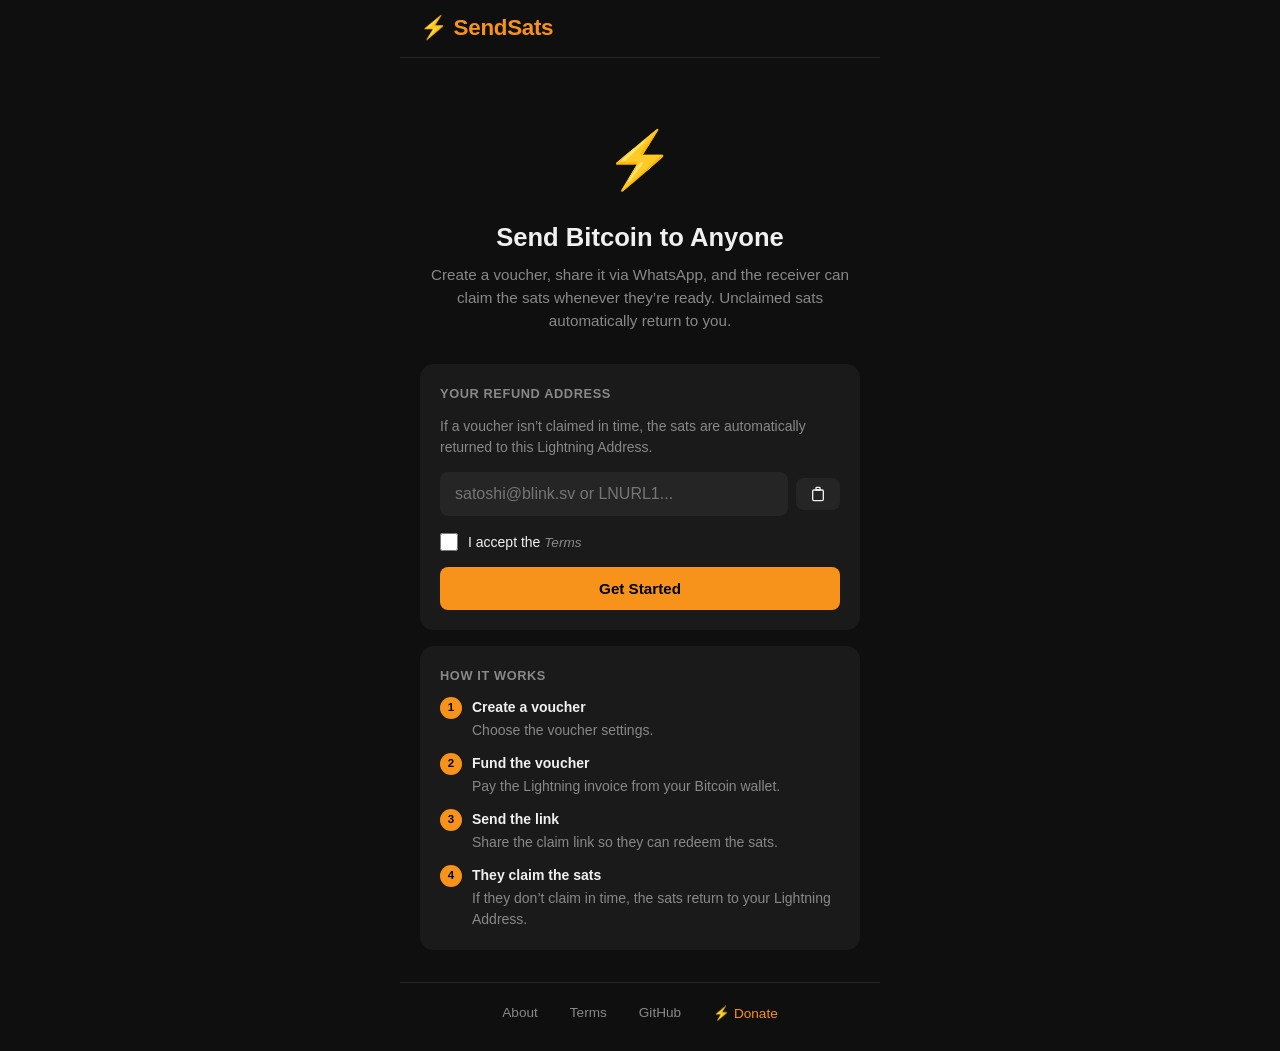
<file: index.html>
<!DOCTYPE html>
<html lang="en">
<head>
  <meta charset="UTF-8">
  <meta name="viewport" content="width=device-width, initial-scale=1.0">
  <title></title>
  <meta name="description" content="Send Bitcoin Lightning vouchers to anyone via WhatsApp.">
  <meta property="og:type" content="website">
  <meta property="og:title" content="SendSats">
  <meta property="og:description" content="Send Bitcoin Lightning vouchers to anyone.">
  <meta property="og:image" content="https://sendsats.co.za/icon-512.png">
  <meta property="og:image:type" content="image/png">
  <meta property="og:image:width" content="512">
  <meta property="og:image:height" content="512">
  <meta name="twitter:card" content="summary">
  <link rel="manifest" href="/manifest.json">
  <link rel="apple-touch-icon" href="/apple-touch-icon.png">
  <meta name="theme-color" content="#F7931A">
  <link rel="stylesheet" href="/css/style.css?v=72">
</head>
<body>

<!-- ── Phone info modal ───────────────────────────────────────────────────── -->
<div id="phone-info-modal" class="modal-overlay hidden" role="dialog" aria-modal="true">
  <div class="modal-box" style="text-align:left;">
    <div class="modal-title" style="text-align:center;">About This Screen</div>
    <p style="font-size:0.875rem;color:var(--text-muted);margin-bottom:16px;line-height:1.6;">
      Create a voucher, fund it with Lightning, then share the claim link. <strong style="color:var(--text);">Unclaimed sats automatically return to your Lightning Address</strong> once the voucher expires.
    </p>
    <p style="font-size:0.875rem;color:var(--text);font-weight:600;margin-bottom:4px;">Voucher Expiry</p>
    <p style="font-size:0.875rem;color:var(--text-muted);margin-bottom:16px;line-height:1.6;">
      The expiry timer <strong style="color:var(--text);">starts when the voucher is first funded</strong>, not when it is created. Each time you add more funds, the expiry resets from that point.
    </p>
    <p style="font-size:0.875rem;color:var(--text);font-weight:600;margin-bottom:4px;">Personal note</p>
    <p style="font-size:0.875rem;color:var(--text-muted);margin-bottom:16px;line-height:1.6;">
      It is <strong style="color:var(--text);">never sent to the server</strong> — it stays on your device only. The note appears in your history so you can track individual vouchers.
    </p>
    <button class="modal-close" id="phone-info-close">Close</button>
  </div>
</div>

<!-- ── QR Modal ──────────────────────────────────────────────────────────────── -->
<div id="qr-modal" class="modal-overlay hidden" role="dialog" aria-modal="true">
  <div class="modal-box">
    <div id="modal-title" class="modal-title">QR Code</div>
    <div style="display:flex;justify-content:center;">
      <div id="modal-qr-container" class="qr-container"></div>
    </div>
    <p id="modal-lnurl-text" class="qr-lnurl" style="text-align:center;margin-top:8px;cursor:pointer;"></p>
    <div id="modal-wallet-area" style="display:flex;flex-direction:column;align-items:center;gap:2px;margin-top:4px;"></div>
    <button id="modal-close-btn" class="modal-close">Close</button>
  </div>
</div>

<!-- ── Install banner ────────────────────────────────────────────────────────── -->
<div id="install-banner" class="install-banner hidden">
  <span id="install-banner-text" class="install-banner-text"></span>
  <button id="install-banner-btn" class="btn btn-primary btn-sm install-banner-btn"></button>
  <button id="install-banner-dismiss" class="install-banner-dismiss" aria-label="Dismiss">✕</button>
</div>

<!-- ── App shell ─────────────────────────────────────────────────────────────── -->
<div class="app-shell">

  <!-- Header -->
  <header class="app-header">
    <a href="/" style="text-decoration:none;">
      <div class="app-logo" id="app-logo"><span></span></div>
    </a>
    <div style="display:flex;align-items:center;gap:8px;">
      <div id="wallet-balance-pill" class="balance-pill hidden">⚡ <span id="wallet-balance-sats">0</span> sats</div>
      <button id="nav-menu" class="nav-btn hidden" aria-label="Menu" style="font-size:1.3rem;padding:4px 8px;">☰</button>
    </div>
  </header>

  <!-- Burger menu dropdown -->
  <div id="nav-menu-dropdown" class="nav-menu-dropdown hidden">
    <div style="padding:10px 16px 8px;border-bottom:1px solid var(--surface-2);margin-bottom:4px;">
      <div style="font-size:0.62rem;font-weight:700;text-transform:uppercase;letter-spacing:0.6px;color:var(--text-muted);margin-bottom:2px;">Voucher Server</div>
      <div id="header-server-host" style="font-size:0.75rem;color:var(--text-muted);letter-spacing:0.2px;line-height:1.3;word-break:break-all;"></div>
    </div>
    <button id="menu-history"     class="menu-item">🗒️ History</button>
    <button id="menu-settings"    class="menu-item">⚙️ Settings</button>
  </div>

  <!-- Main content -->
  <main class="main-content">

    <!-- ── Onboarding screen ─────────────────────────────────────────────────── -->
    <section id="screen-onboarding" class="screen">
      
      <div class="onboarding-hero">
        <span class="onboarding-icon">⚡</span>
        <h1 class="onboarding-title">Send Bitcoin to Anyone</h1>
        <p class="onboarding-sub">Create a voucher, share it via WhatsApp, and the receiver can claim the sats whenever they’re ready. Unclaimed sats automatically return to you.</p>
      </div>

      <div class="card">
        <p class="card-title">Your refund address</p>
        <p style="font-size:0.875rem;color:var(--text-muted);margin-bottom:14px;">If a voucher isn’t claimed in time, the sats are automatically returned to this Lightning Address.</p>
        <div class="form-group">
          <div class="input-row">
            <input
              type="text"
              id="refund-code-input"
              placeholder="satoshi@blink.sv or LNURL1..."
              autocomplete="off"
              autocorrect="off"
              autocapitalize="off"
              spellcheck="false"
              inputmode="text"
            >
            <button type="button" id="btn-paste-refund" class="btn btn-secondary btn-sm" title="Paste" aria-label="Paste"><svg xmlns="http://www.w3.org/2000/svg" width="16" height="16" viewBox="0 0 24 24" fill="none" stroke="currentColor" stroke-width="2" stroke-linecap="round" stroke-linejoin="round" aria-hidden="true"><rect x="9" y="2" width="6" height="4" rx="1"/><rect x="4" y="6" width="16" height="16" rx="2"/><path d="M9 6h6"/></svg></button>
          </div>
          <div id="onboarding-error" class="error-msg"></div>
        </div>
        <div class="checkbox-row" style="margin-bottom:14px;">
          <input type="checkbox" id="tos-checkbox">
          <label for="tos-checkbox">I accept the <button type="button" id="btn-tos-inline" class="link-btn">Terms</button></label>
        </div>
        <button id="btn-onboarding-submit" class="btn btn-primary">Get Started</button>
      </div>

      <div class="card" style="margin-bottom:12px;">
        <p class="card-title">How it works</p>
        <ol class="steps-list" style="margin-top:0;">
          <li>
            <strong>Create a voucher</strong>
            Choose the voucher settings.
          </li>
          <li>
            <strong>Fund the voucher</strong>
            Pay the Lightning invoice from your Bitcoin wallet.
          </li>
          <li>
            <strong>Send the link</strong>
            Share the claim link so they can redeem the sats.
          </li>
          <li>
            <strong>They claim the sats</strong>
            If they don’t claim in time, the sats return to your Lightning Address.
          </li>
        </ol>
      </div>

    </section>

    <!-- ── Main app screen ──────────────────────────────────────────────────── -->
    <section id="screen-app" class="screen">

      <!-- ── Single Voucher ───────────────────────────────────────────────────── -->
      <div id="tab-single">

        <!-- Step dots -->
        <div class="step-indicator">
          <div class="step-dot active"></div>
          <div class="step-dot"></div>
          <div class="step-dot"></div>
          <span style="font-size:0.75rem;color:var(--text-muted);margin-left:6px;" id="step-label">Step 1 of 3</span>
        </div>

        <!-- Step 1: Create voucher -->
        <div id="single-step-1">
          <div class="card">
            <p class="card-title" style="display:flex;align-items:center;gap:6px;">Create a Voucher <button type="button" id="btn-phone-info" style="background:none;border:1px solid var(--text-muted);border-radius:50%;width:18px;height:18px;font-size:0.7rem;color:var(--text-muted);cursor:pointer;line-height:1;padding:0;flex-shrink:0;" aria-label="About this screen">?</button></p>
            <div class="form-group">
            <label>Voucher Expiry</label>
              <div class="pill-group" id="single-expiry-pills">
                <button type="button" class="pill-btn" data-secs="86400">1 day</button>
                <button type="button" class="pill-btn active" data-secs="259200">3 days</button>
                <button type="button" class="pill-btn" data-secs="1209600">2 weeks</button>
                <button type="button" class="pill-btn" data-secs="2592000">1 month</button>
              </div>
            </div>
            <div class="form-group" style="margin-top:14px;margin-bottom:0;">
              <label for="voucher-note">Personal note</label>
              <input type="text" id="voucher-note" placeholder="e.g. Birthday gift for Mom" autocomplete="off" maxlength="120">
            </div>
            <div id="single-step1-error" class="error-msg"></div>
          </div>
          <div class="notice">Unclaimed sats will automatically return to your Lightning Address. Next you’ll fund the voucher from your Bitcoin wallet.</div>
          <button id="btn-create-single" class="btn btn-primary">Create Voucher</button>
        </div>

        <!-- Step 2: Fund QR -->
        <div id="single-step-2" class="hidden">

          <!-- Wallet transfer card (shown when local voucher balance is sufficient) -->
          <div id="wallet-transfer-card" class="wallet-transfer-card hidden">
            <p style="font-weight:600;font-size:1rem;margin:0 0 4px;">⚡ Fund from local voucher</p>
            <p id="wallet-transfer-info" style="font-size:0.85rem;color:var(--text-muted);margin:0 0 14px;"></p>
            <div style="display:flex;align-items:center;gap:8px;margin-bottom:16px;">
              <div id="wallet-amount-suggestions" class="pill-group" style="margin:0;flex:1;justify-content:flex-start;flex-wrap:wrap;"></div>
              <button id="btn-wallet-max" class="btn btn-secondary btn-sm" style="white-space:nowrap;flex-shrink:0;">Max</button>
            </div>
            <div style="display:flex;align-items:center;gap:10px;margin-bottom:12px;">
              <div style="flex:1;height:1px;background:var(--surface-2);"></div>
              <span style="font-size:0.8rem;color:var(--text-muted);white-space:nowrap;">or enter a custom amount</span>
              <div style="flex:1;height:1px;background:var(--surface-2);"></div>
            </div>
            <div style="display:flex;align-items:center;gap:8px;margin-bottom:12px;">
              <input id="wallet-transfer-amount" type="text" inputmode="numeric" pattern="[0-9]*"
                     placeholder="" autocomplete="off"
                     style="flex:1;text-align:center;min-width:0;">
              <span style="color:var(--text-muted);font-size:0.9rem;white-space:nowrap;flex-shrink:0;">sats</span>
            </div>
            <div id="wallet-transfer-error" class="error-msg"></div>
            <div style="display:flex;flex-direction:column;gap:8px;">
              <button id="btn-wallet-transfer" class="btn btn-primary">Fund Voucher</button>
              <button id="btn-wallet-transfer-skip" class="btn btn-ghost btn-sm">⚡ Fund with Lightning instead</button>
            </div>
          </div>
          
          <div id="step2-lightning-section">
            <div class="card" style="text-align:center;">
              <p class="card-title">Fund your voucher</p>
              <p class="card-title" id="step2-voucher-for">Sending to: <span id="step2-phone-display"></span></p>
              <label>👍 Tap or Scan the QR code, or use the buttons below. Send any amount of sats to fund the voucher.</label>
              <div class="qr-wrapper">
                <p>Waiting for payment...</p>
                <div id="single-qr-container" class="qr-container"></div>
                <div style="display:flex;align-items:center;gap:8px;margin-top:14px;">
                  <button id="single-open-wallet-btn" class="btn btn-primary" style="flex:1;font-size:0.9rem;font-weight:700;white-space:nowrap;">Open in Wallet</button>
                  <span style="font-size:0.8rem;color:var(--text-muted);white-space:nowrap;">or</span>
                  <button id="single-lnurl-text" class="btn btn-primary" style="flex:1;font-size:0.9rem;font-weight:700;white-space:nowrap;">Copy Funding Code</button>
                </div>
                <button id="btn-pay-local-instead" class="btn btn-ghost btn-sm hidden">Fund with local voucher instead</button>
              </div>
            </div>
            <div class="notice">ⓘ After paying the invoice, come back here to share the voucher.</div>
          </div>
          
          <div class="btn-group">
            <button id="btn-next-step2" class="btn btn-ghost">I’ll fund the voucher later</button>
            <button id="btn-back-step2" class="btn btn-ghost">Cancel</button>
          </div>
        </div>

        <!-- Step 3: Share -->
        <div id="single-step-3" class="hidden">
          <div class="card" style="text-align:center;">
            <p class="card-title">Voucher Ready</p>
            <div class="form-group" style="text-align:left;margin-bottom:12px;">
              <label>Recipient's Phone Number</label>
              <div class="input-row">
                <div id="dial-code-wrapper" class="dial-dropdown">
                  <button type="button" id="dial-code-btn" class="dial-code-trigger">+27</button>
                  <div id="dial-code-panel" class="dial-code-panel hidden">
                    <input type="text" id="dial-code-search" class="dial-code-search"
                           placeholder="Search country…" autocomplete="off">
                    <ul id="dial-code-list" class="dial-code-list"></ul>
                  </div>
                </div>
                <input type="tel" id="phone-number"
                  placeholder="82 123 4567" autocomplete="off">
                <button type="button" id="btn-paste-phone" class="btn btn-secondary btn-sm" title="Paste" aria-label="Paste"><svg xmlns="http://www.w3.org/2000/svg" width="16" height="16" viewBox="0 0 24 24" fill="none" stroke="currentColor" stroke-width="2" stroke-linecap="round" stroke-linejoin="round" aria-hidden="true"><rect x="9" y="2" width="6" height="4" rx="1"/><rect x="4" y="6" width="16" height="16" rx="2"/><path d="M9 6h6"/></svg></button>
              </div>
            </div>
            <div class="btn-group">
              <button id="btn-whatsapp" class="btn btn-primary" disabled>
                <svg xmlns="http://www.w3.org/2000/svg" width="20" height="20" viewBox="0 0 24 24" fill="currentColor" aria-hidden="true">
                  <path d="M12 0C5.373 0 0 5.373 0 12c0 2.123.558 4.117 1.532 5.85L0 24l6.302-1.51A11.94 11.94 0 0 0 12 24c6.627 0 12-5.373 12-12S18.627 0 12 0zm0 22c-1.89 0-3.663-.5-5.2-1.373l-.373-.213-3.74.897.937-3.635-.237-.385A9.96 9.96 0 0 1 2 12C2 6.477 6.477 2 12 2s10 4.477 10 10-4.477 10-10 10zm5.44-7.387c-.298-.149-1.765-.87-2.038-.968-.273-.099-.472-.149-.67.149-.198.298-.769.968-.942 1.167-.174.198-.347.224-.645.075-.298-.149-1.258-.464-2.396-1.48-.885-.789-1.482-1.763-1.656-2.061-.173-.298-.018-.459.13-.607.134-.133.298-.347.447-.521.149-.174.199-.298.298-.497.1-.199.05-.373-.025-.521-.075-.149-.67-1.612-.918-2.207-.242-.579-.487-.5-.67-.51l-.57-.01c-.198 0-.521.074-.794.372-.273.298-1.042 1.018-1.042 2.481s1.067 2.878 1.216 3.077c.149.198 2.1 3.205 5.09 4.493.712.307 1.268.49 1.701.627.715.227 1.367.195 1.882.118.574-.085 1.765-.722 2.014-1.42.248-.698.248-1.297.174-1.42-.075-.124-.273-.199-.571-.348z"/>
                </svg>
                Send via WhatsApp
              </button>
              <label>or</label>
              <button id="btn-share" class="btn btn-secondary">
                <svg xmlns="http://www.w3.org/2000/svg" width="18" height="18" viewBox="0 0 24 24"
                     fill="none" stroke="currentColor" stroke-width="2.2"
                     stroke-linecap="round" stroke-linejoin="round" aria-hidden="true">
                  <circle cx="18" cy="5" r="3"/><circle cx="6" cy="12" r="3"/><circle cx="18" cy="19" r="3"/>
                  <line x1="8.59" y1="13.51" x2="15.42" y2="17.49"/>
                  <line x1="15.41" y1="6.51" x2="8.59" y2="10.49"/>
                </svg>
                Share Link
              </button>
              <label>or</label>
              <button id="btn-show-qr" class="btn btn-secondary">
                <svg xmlns="http://www.w3.org/2000/svg" width="18" height="18" viewBox="0 0 24 24"
                     fill="none" stroke="currentColor" stroke-width="2.2"
                     stroke-linecap="round" stroke-linejoin="round" aria-hidden="true">
                  <rect x="3" y="3" width="7" height="7"/><rect x="14" y="3" width="7" height="7"/>
                  <rect x="3" y="14" width="7" height="7"/><rect x="14" y="14" width="3" height="3"/>
                  <rect x="18" y="14" width="3" height="3"/><rect x="14" y="18" width="3" height="3"/>
                  <rect x="18" y="18" width="3" height="3"/>
                </svg>
                Show QR Code
              </button>
              <button id="btn-edit-msg" class="btn btn-ghost">Edit Message</button>
            </div>
          </div>

          <!-- Claim QR collapsible -->
          <div id="claim-qr-section" class="hidden">
            <div class="card" style="text-align:center;">
              <p class="card-title">Scan to Claim</p>
              <div class="qr-wrapper">
                <div id="claim-qr-container" class="qr-container"></div>
              </div>
            </div>
          </div>

          <div class="notice">
            They can claim the sats whenever they’re ready. Unclaimed sats return to you after the expiry time.
          </div>

          <button id="btn-add-funds" class="btn btn-ghost">Add More Funds</button>

          <!-- Add Funds collapsible -->
          <div id="add-funds-section" class="hidden">
            <div class="card" style="text-align:center;">
              <p class="card-title">Add More Sats</p>
              <div class="qr-wrapper">
                <div id="step3-fund-qr-container" class="qr-container"></div>
                <p id="step3-fund-lnurl-text" class="qr-lnurl"></p>
              </div>
            </div>
          </div>
          
          <button id="btn-done-single" class="btn btn-ghost">Create Another Voucher</button>
        </div>

      </div><!-- /tab-single -->

    </section><!-- /screen-app -->

    <!-- ── History screen ────────────────────────────────────────────────────── -->
    <section id="screen-history" class="screen">
      <div class="section-header">
        <h2 class="section-title">History</h2>
        <button id="nav-back-from-history" class="btn btn-secondary btn-sm">← Back</button>
      </div>
      <div id="history-list"></div>
    </section>


    <!-- ── Settings screen ────────────────────────────────────────────────────── -->
    <section id="screen-settings" class="screen">
      <div class="section-header">
        <h2 class="section-title">Settings</h2>
        <button id="nav-back-from-settings" class="btn btn-secondary btn-sm">← Back</button>
      </div>

      <div class="card">
        <p class="card-title">Refund Address</p>
        <p style="font-size:0.8rem;color:var(--text-muted);margin-bottom:8px;">Unclaimed sats are returned to this address when a voucher expires.</p>
        <p id="settings-refund-display" style="font-size:0.875rem;color:var(--text);margin-bottom:12px;word-break:break-all;">—</p>
        <button id="btn-settings-change-refund" class="btn btn-ghost btn-sm">Change Address</button>
      </div>

      <div class="card">
        <p class="card-title">⚡ Local Voucher</p>
        <p style="font-size:0.875rem;color:var(--text-muted);margin-bottom:16px;line-height:1.6;">
          Enable a personal voucher that stays on your device. Top it up once with Lightning, then fund new vouchers instantly — no invoice needed each time. If you stop using it, the balance returns to your refund address when it expires.
        </p>

        <div id="settings-wallet-create">
          <div class="form-group">
            <label>Expiry period</label>
            <div class="pill-group" id="wallet-expiry-pills">
              <button type="button" class="pill-btn" data-secs="259200">3 days</button>
              <button type="button" class="pill-btn active" data-secs="604800">1 week</button>
              <button type="button" class="pill-btn" data-secs="1209600">2 weeks</button>
              <button type="button" class="pill-btn" data-secs="2592000">1 month</button>
            </div>
          </div>
          <div id="settings-wallet-error" class="error-msg"></div>
          <button id="btn-create-wallet-voucher" class="btn btn-primary">Enable Local Voucher</button>
        </div>

        <div id="settings-wallet-active" class="hidden">
          <label>👍 Tap or Scan the QR code to top up your local voucher.</label>
          <div class="voucher-info-bar" id="settings-wallet-expiry-bar" style="display:none;">
            <span class="expiry" id="settings-wallet-expiry"></span>
          </div>
          <div class="qr-wrapper">
            <div id="settings-wallet-qr" class="qr-container" style="cursor:pointer;"></div>
            <div style="display:flex;align-items:center;gap:8px;margin-top:14px;">
              <button id="settings-wallet-open-btn" class="btn btn-primary" style="flex:1;font-size:0.9rem;font-weight:700;white-space:nowrap;">Open in Wallet</button>
              <span style="font-size:0.8rem;color:var(--text-muted);white-space:nowrap;">or</span>
              <button id="settings-wallet-lnurl" class="btn btn-primary" style="flex:1;font-size:0.9rem;font-weight:700;white-space:nowrap;">Copy Funding Code</button>
            </div>
          </div>
          <p class="qr-wrapper">Waiting for payment...</p>
          <div style="text-align:center;margin-top:16px;">
            <button id="btn-disable-wallet-voucher" class="btn btn-warning btn-sm">Disable Local Voucher</button>
          </div>
        </div>

        <div id="settings-wallet-others"></div>
      </div>

      <div class="card">
        <p class="card-title">Server</p>
        <p style="font-size:0.8rem;color:var(--text-muted);margin-bottom:8px;">Connect this app to a specific Lightning voucher server.</p>
        <div style="font-size:0.7rem;font-weight:700;text-transform:uppercase;letter-spacing:0.8px;color:var(--orange);margin-bottom:4px;">Active Server</div>
        <p id="settings-server-url" style="font-size:0.875rem;color:var(--text);margin-bottom:0;word-break:break-all;">—</p>
        <div id="settings-known-servers"></div>
        <div style="margin-top:16px;">
          <input id="settings-server-input" type="text" placeholder="https://your-server.com" style="width:100%;box-sizing:border-box;margin-bottom:8px;">
          <div id="settings-server-error" class="error-msg"></div>
          <button id="btn-add-server" class="btn btn-ghost btn-sm">Add Server</button>
        </div>
      </div>
    </section>

  </main>

  <!-- ── About modal ──────────────────────────────────────────────────────────── -->
  <div id="about-modal" class="modal-overlay hidden" role="dialog" aria-modal="true">
    <div class="modal-box" style="text-align:left;">
      <div class="modal-title" style="text-align:center;">About <span class="js-site-name"></span></div>
      <p style="font-size:0.875rem;color:var(--text-muted);margin-bottom:14px;line-height:1.6;">
        <span class="js-site-name"></span> lets you send Bitcoin to anyone, even if they don't have a wallet yet.<br><br>Create a voucher, share it, and they can claim the sats whenever they're ready. If they don't, the sats automatically return to you.
      </p>
      <p style="font-size:0.8rem;color:var(--text-muted);line-height:1.6;">
        Open source.
        <span id="about-github-link"></span>
      </p>
      <button class="modal-close" id="about-close">Close</button>
    </div>
  </div>

  <!-- ── Terms modal ──────────────────────────────────────────────────────────── -->
  <div id="terms-modal" class="modal-overlay hidden" role="dialog" aria-modal="true">
    <div class="modal-box" style="text-align:left;">
      <div class="modal-title" style="text-align:center;">Terms &amp; Conditions</div>

      <p style="font-size:0.875rem;color:var(--text-muted);margin-bottom:14px;line-height:1.6;">
        This is a tool for creating and sharing Bitcoin Lightning vouchers. You fund a voucher with sats,
        and a shareable claim link is generated that anyone can redeem — no wallet required on the recipient's end.
        Unclaimed sats are designed to return to your Lightning address when the voucher expires.
      </p>

      <p style="font-size:0.875rem;color:var(--text-muted);margin-bottom:14px;line-height:1.6;">
        <strong style="color:var(--text);">This app has no access to your funds.</strong> It's a
        static web page — it runs entirely in your browser and holds no bitcoin, no keys, and no user data.
        Your funds are held by the voucher server you connect to, not by this app.
      </p>

      <p style="font-size:0.875rem;color:var(--text-muted);margin-bottom:14px;line-height:1.6;">
        The default voucher server is run by the same people who maintain this app, but it is intended for
        experimentation only. We encourage you to explore the project, contribute, and run your own voucher
        server. Self-hosting gives you full control and is the recommended way to use this software seriously.
      </p>

      <p style="font-size:0.875rem;color:var(--text-muted);margin-bottom:14px;line-height:1.6;">
        <strong style="color:var(--text);">This is experimental software.</strong> Do not use it with more
        bitcoin than you can afford to lose. Transactions may fail, be delayed, or be lost due to bugs,
        Lightning Network issues, or server problems. Voucher refunds after expiry are not guaranteed.
      </p>

      <p style="font-size:0.875rem;color:var(--text-muted);margin-bottom:14px;line-height:1.6;">
        Voucher redemption includes a fee set by the voucher server (typically 0.5% or 10 sats, whichever is
        greater) to cover Lightning Network routing costs. Fees vary by server and are outside the control of
        this app.
      </p>

      <p style="font-size:0.8rem;color:var(--text-muted);line-height:1.6;">
        By using this app you acknowledge that you understand these risks and agree to these terms.
      </p>

      <button class="modal-close" id="terms-close">Close</button>
    </div>
  </div>

  <!-- ── Donate modal ──────────────────────────────────────────────────────────── -->
  <div id="donate-modal" class="modal-overlay hidden" role="dialog" aria-modal="true">
    <div class="modal-box">
      <div class="modal-title">⚡ Donate</div>
      <div id="donate-modal-body">
        <p style="font-size:0.875rem;color:var(--text-muted);">Loading...</p>
      </div>
      <button class="modal-close" id="donate-close">Close</button>
    </div>
  </div>

  <footer class="app-footer">
    <button class="footer-btn" id="btn-about">About</button>
    <button class="footer-btn" id="btn-terms">Terms</button>
    <a class="footer-btn" id="footer-github" href="#" target="_blank" rel="noopener" style="display:none;">GitHub</a>
    <button class="footer-btn footer-btn-donate" id="btn-donate">⚡ Donate</button>
  </footer>

  <script>
  (function () {
    'use strict';
    document.getElementById('btn-about').addEventListener('click', function () {
      document.getElementById('about-modal').classList.remove('hidden');
    });
    document.getElementById('about-close').addEventListener('click', function () {
      document.getElementById('about-modal').classList.add('hidden');
    });
    document.getElementById('about-modal').addEventListener('click', function (e) {
      if (e.target === this) this.classList.add('hidden');
    });

    document.getElementById('btn-terms').addEventListener('click', function () {
      document.getElementById('terms-modal').classList.remove('hidden');
    });
    document.getElementById('terms-close').addEventListener('click', function () {
      document.getElementById('terms-modal').classList.add('hidden');
    });
    document.getElementById('terms-modal').addEventListener('click', function (e) {
      if (e.target === this) this.classList.add('hidden');
    });

    document.getElementById('btn-donate').addEventListener('click', function () {
      const modal = document.getElementById('donate-modal');
      const body = document.getElementById('donate-modal-body');
      const fundLNURL = window._donateLNURL || '';
      if (!fundLNURL) {
        body.innerHTML = '<p style="font-size:0.875rem;color:var(--text-muted);">Donate address not configured on this server.</p>';
        modal.classList.remove('hidden');
        return;
      }
      const truncated = fundLNURL.slice(0, 20) + '…' + fundLNURL.slice(-6);
      body.innerHTML = '<p style="font-size:0.8rem;color:var(--text-muted);margin-bottom:12px;">Scan to donate — funds server costs.</p>' +
        '<div style="display:flex;justify-content:center;margin-bottom:12px;"><div id="donate-qr-box" style="background:#fff;padding:10px;border-radius:8px;display:inline-block;cursor:pointer;" title="Tap to open in wallet"></div></div>' +
        '<p id="donate-lnurl-text" style="font-size:0.72rem;color:var(--text-muted);text-align:center;margin-bottom:12px;cursor:pointer;" title="Tap to copy">' + truncated + '</p>' +
        '<p style="font-size:0.8rem;color:var(--text-muted);text-align:center;margin-top:4px;">Every sat helps keep the lights on. Thank you! ⚡</p>';
      modal.classList.remove('hidden');
      new QRCode(document.getElementById('donate-qr-box'), { text: fundLNURL, width: 180, height: 180, correctLevel: QRCode.CorrectLevel.M });
      document.getElementById('donate-qr-box').addEventListener('click', function () { window.location.href = 'lightning:' + fundLNURL; });
      document.getElementById('donate-lnurl-text').addEventListener('click', async function () {
        try {
          await navigator.clipboard.writeText(fundLNURL);
          this.textContent = 'Copied!';
          setTimeout(() => { this.textContent = truncated; }, 1500);
        } catch { prompt('Copy LNURL:', fundLNURL); }
      });
    });
    document.getElementById('donate-close').addEventListener('click', function () {
      document.getElementById('donate-modal').classList.add('hidden');
    });
    document.getElementById('donate-modal').addEventListener('click', function (e) {
      if (e.target === this) this.classList.add('hidden');
    });
  })();
  </script>

</div>

<!-- ── Template preview modal ────────────────────────────────────────────────── -->
<div id="template-preview-modal" class="modal-overlay hidden" role="dialog" aria-modal="true">
  <div class="modal-box modal-box-wide">
    <div id="template-preview-title" class="modal-title"></div>
    <canvas id="template-preview-canvas" style="max-width:100%;height:auto;border-radius:6px;display:block;margin:0 auto;"></canvas>
    <button class="modal-close" id="template-preview-close">Close</button>
  </div>
</div>

<!-- ── Disable local voucher confirm dialog ───────────────────────────────────── -->
<div id="disable-voucher-modal" class="modal-overlay hidden" role="dialog" aria-modal="true">
  <div class="modal-box" style="max-width:360px;text-align:center;">
    <div class="modal-title" style="color:var(--error);margin-bottom:12px;">⚠ Disable Local Voucher?</div>
    <p id="disable-voucher-msg" style="font-size:0.95rem;color:var(--text-muted);line-height:1.5;margin-bottom:20px;"></p>
    <div style="display:flex;gap:10px;justify-content:center;">
      <button id="btn-disable-voucher-cancel" class="btn btn-ghost btn-sm">Cancel</button>
      <button id="btn-disable-voucher-confirm" class="btn btn-warning btn-sm">Disable</button>
    </div>
  </div>
</div>

<!-- ── Fund from history modal ────────────────────────────────────────────────── -->
<div id="fund-history-modal" class="modal-overlay hidden" role="dialog" aria-modal="true">
  <div class="modal-box">
    <div class="modal-title">Fund Voucher</div>

    <!-- Panel A: Wallet transfer -->
    <div id="fhm-wallet-panel">
      <div id="fhm-server-info" class="hidden" style="background:var(--surface-2);border-radius:8px;padding:10px 12px;margin-bottom:14px;font-size:0.85rem;">
        <div style="color:var(--text-muted);margin-bottom:2px;">Local voucher from</div>
        <div id="fhm-server-name" style="color:var(--text);font-weight:600;word-break:break-all;margin-bottom:4px;"></div>
        <div style="color:var(--text-muted);">Balance: <span id="fhm-server-balance" style="color:var(--text);font-weight:600;"></span> sats</div>
      </div>
      <div style="display:flex;align-items:center;gap:8px;margin-bottom:16px;">
        <div id="fhm-amount-pills" class="pill-group" style="margin:0;flex:1;justify-content:flex-start;flex-wrap:wrap;"></div>
        <button id="fhm-btn-max" class="btn btn-secondary btn-sm" style="white-space:nowrap;flex-shrink:0;">Max</button>
      </div>
      <div style="display:flex;align-items:center;gap:10px;margin-bottom:12px;">
        <div style="flex:1;height:1px;background:var(--surface-2);"></div>
        <span style="font-size:0.8rem;color:var(--text-muted);white-space:nowrap;">or custom amount</span>
        <div style="flex:1;height:1px;background:var(--surface-2);"></div>
      </div>
      <div style="display:flex;align-items:center;gap:8px;margin-bottom:12px;">
        <input id="fhm-amount-input" type="text" inputmode="numeric" pattern="[0-9]*"
               placeholder="" autocomplete="off" style="flex:1;text-align:center;min-width:0;">
        <span style="color:var(--text-muted);font-size:0.9rem;white-space:nowrap;flex-shrink:0;">sats</span>
      </div>
      <div id="fhm-wallet-error" class="error-msg"></div>
      <div style="display:flex;flex-direction:column;gap:8px;">
        <button id="fhm-btn-transfer" class="btn btn-primary">Fund Voucher</button>
        <button id="fhm-btn-lightning-instead" class="btn btn-ghost btn-sm">⚡ Fund with Lightning instead</button>
      </div>
    </div>

    <!-- Panel B: Lightning QR -->
    <div id="fhm-lightning-panel" class="hidden">
      <label style="display:block;text-align:center;margin-bottom:12px;">👍 Tap or Scan the QR code to fund the voucher.</label>
      <div class="qr-wrapper">
        <div id="fhm-qr-container" class="qr-container"></div>
        <div style="display:flex;align-items:center;gap:8px;margin-top:14px;">
          <button id="fhm-open-wallet-btn" class="btn btn-primary" style="flex:1;font-size:0.9rem;font-weight:700;white-space:nowrap;">Open in Wallet</button>
          <span style="font-size:0.8rem;color:var(--text-muted);white-space:nowrap;">or</span>
          <button id="fhm-lnurl-text" class="btn btn-primary" style="flex:1;font-size:0.9rem;font-weight:700;white-space:nowrap;">Copy Funding Code</button>
        </div>
      </div>
      <div id="fhm-wallet-area" style="display:flex;flex-direction:column;align-items:center;gap:2px;margin-top:4px;"></div>
      <button id="fhm-btn-local-instead" class="btn btn-ghost btn-sm hidden" style="margin-top:10px;width:100%;">Fund with local voucher instead</button>
    </div>

    <button id="fhm-close" class="modal-close" style="margin-top:16px;">Close</button>
  </div>
</div>

<!-- ── Delete history confirm dialog ──────────────────────────────────────────── -->
<div id="delete-history-modal" class="modal-overlay hidden" role="dialog" aria-modal="true">
  <div class="modal-box" style="max-width:320px;text-align:center;">
    <div class="modal-title" style="margin-bottom:12px;">Remove from history?</div>
    <p style="font-size:0.875rem;color:var(--text-muted);margin-bottom:20px;line-height:1.5;">This only removes it from your local history. The voucher itself is not affected.</p>
    <div style="display:flex;gap:10px;justify-content:center;">
      <button id="btn-delete-history-cancel" class="btn btn-ghost btn-sm">Cancel</button>
      <button id="btn-delete-history-confirm" class="btn btn-sm" style="background:var(--red,#e57373);color:#fff;border:none;border-radius:var(--radius-sm);padding:8px 16px;font-weight:600;cursor:pointer;">Remove</button>
    </div>
  </div>
</div>

<!-- ── Print area ─────────────────────────────────────────────────────────────── -->
<div id="print-area" style="display:none;"></div>
<script src="/js/config.js?v=72"></script>
<script src="/js/qrcode.min.js"></script>
<script src="/js/decode-lnurl.js?v=77"></script>
<script src="/js/wallet-picker.js?v=77"></script>
<script src="/js/lnaddr-redeem.js?v=77"></script>
<script src="/js/app.js?v=72"></script>
<script>
(function () {
  'use strict';
  document.getElementById('btn-phone-info').addEventListener('click', function () {
    document.getElementById('phone-info-modal').classList.remove('hidden');
  });
  document.getElementById('phone-info-close').addEventListener('click', function () {
    document.getElementById('phone-info-modal').classList.add('hidden');
  });
  document.getElementById('phone-info-modal').addEventListener('click', function (e) {
    if (e.target === this) this.classList.add('hidden');
  });
})();
</script>
</body>
</html>
</file>
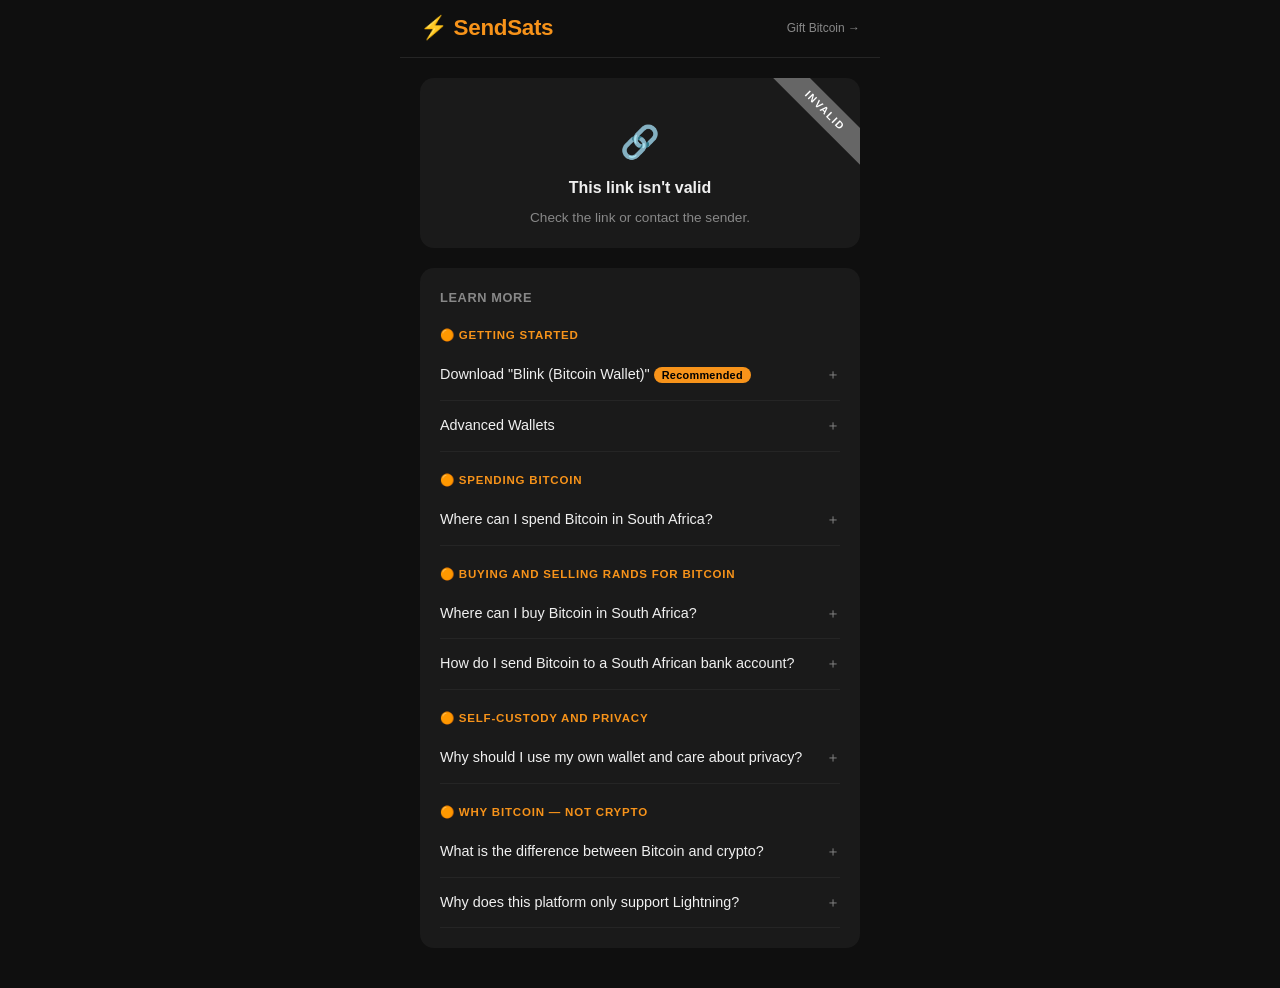
<file: redeem.html>
<!DOCTYPE html>
<html lang="en">
<head>
  <meta charset="UTF-8">
  <meta name="viewport" content="width=device-width, initial-scale=1.0">
  <title data-i18n="redeem.meta.pageTitle">Claim Your Voucher</title>
  <meta name="description" content="You've received a Bitcoin Lightning voucher. Claim it instantly with a Lightning wallet." data-i18n="redeem.meta.description" data-i18n-attrs="content">
  <meta property="og:type" content="website">
  <meta property="og:title" content="You've received Bitcoin! ⚡" data-i18n="redeem.meta.ogTitle" data-i18n-attrs="content">
  <meta property="og:description" content="Someone sent you a Lightning voucher. Claim it instantly with a Bitcoin wallet — no account needed." data-i18n="redeem.meta.ogDescription" data-i18n-attrs="content">
  <meta property="og:image" content="https://sendsats.co.za/icon-512.png">
  <meta property="og:image:width" content="512">
  <meta property="og:image:height" content="512">
  <meta name="twitter:card" content="summary">
  <link rel="stylesheet" href="/css/style.css?v=74">
  <style>
    .section-label {
      font-size: 0.7rem;
      font-weight: 700;
      text-transform: uppercase;
      letter-spacing: 0.8px;
      color: var(--orange);
      margin-bottom: 10px;
    }
    .wallet-section-label {
      font-size: 0.8rem;
      font-weight: 600;
      color: var(--text-muted);
      margin: 16px 0 8px;
    }
    /* Card flip */
    .redeem-flipper { perspective: 1200px; margin-bottom: 20px; }
    .redeem-card-inner {
      display: grid;
      transform-style: preserve-3d;
      transition: transform 0.65s ease;
    }
    .redeem-card-inner.flipped { transform: rotateY(180deg); }
    .redeem-card-face {
      grid-area: 1 / 1;
      backface-visibility: hidden;
      -webkit-backface-visibility: hidden;
    }
    .redeem-card-back { transform: rotateY(180deg); }
    .hc-sticker-gray { background: #666; color: #fff; }
  </style>
</head>
<body>

<!-- ── Lightning Address / LNURL Pay modal ──────────────────────────────────── -->
<div id="lnaddr-modal" class="modal-overlay hidden" role="dialog" aria-modal="true">
  <div class="modal-box" style="text-align:left;">
    <div class="modal-title" data-i18n="redeem.modal.lnaddr.title">Send to Lightning Address</div>
    <p data-i18n="redeem.modal.lnaddr.body" style="font-size:0.82rem;color:var(--text-muted);line-height:1.5;margin-bottom:14px;">Enter a Lightning address or LNURL pay code to receive the sats directly to your wallet.</p>
    <input id="lnaddr-input" type="text" autocomplete="off" autocorrect="off" autocapitalize="off" spellcheck="false"
      placeholder="user@domain.com  or  LNURL1…"
      data-i18n="redeem.modal.lnaddr.input" data-i18n-attrs="placeholder"
      style="width:100%;box-sizing:border-box;padding:10px 12px;border-radius:8px;border:1px solid var(--border);background:var(--card-bg);color:var(--text);font-size:0.9rem;margin-bottom:10px;outline:none;">
    <div id="lnaddr-status" style="font-size:0.8rem;min-height:1.2em;margin-bottom:10px;"></div>
    <button id="lnaddr-submit" type="button" class="btn btn-primary" style="width:100%;margin-bottom:8px;" data-i18n="redeem.modal.lnaddr.send">Send Sats</button>
    <button id="lnaddr-close" type="button" class="modal-close" data-i18n="redeem.modal.lnaddr.cancel">Cancel</button>
  </div>
</div>

<!-- ── Sats info modal ──────────────────────────────────────────────────────── -->
<div id="sats-info-modal" class="modal-overlay hidden" role="dialog" aria-modal="true">
  <div class="modal-box" style="text-align:left;">
    <div class="modal-title" data-i18n="redeem.modal.sats.title">How to claim your sats</div>
    <p data-i18n="redeem.modal.sats.whatTitle" style="font-size:0.82rem;color:var(--orange);font-weight:700;margin-bottom:4px;">What are sats?</p>
    <p data-i18n="redeem.modal.sats.whatBody" style="font-size:0.82rem;color:var(--text-muted);line-height:1.6;margin-bottom:14px;white-space:pre-line;">Satoshis ("sats") are the smallest unit of Bitcoin — like cents to a rand.
There are 100 million sats in one Bitcoin.
You can save them, spend them, or send them to anyone in the world instantly.</p>
    <p data-i18n="redeem.modal.sats.howTitle" style="font-size:0.82rem;color:var(--orange);font-weight:700;margin-bottom:4px;">How do I claim them?</p>
    <ol style="font-size:0.82rem;color:var(--text-muted);line-height:1.8;margin:0 0 14px 16px;padding:0;">
      <li data-i18n="redeem.modal.sats.li1" data-i18n-html><strong style="color:var(--text);">Get a Bitcoin wallet</strong> — download Blink (recommended for beginners) from the App Store or Play Store.</li>
      <li data-i18n="redeem.modal.sats.li2" data-i18n-html><strong style="color:var(--text);">Tap "Show Voucher"</strong> on this page to show the QR code.</li>
      <li data-i18n="redeem.modal.sats.li3" data-i18n-html><strong style="color:var(--text);">Scan or tap the QR code</strong> in your wallet app to receive the sats.</li>
    </ol>
    <p data-i18n="redeem.modal.sats.doTitle" style="font-size:0.82rem;color:var(--orange);font-weight:700;margin-bottom:4px;">What can I do with them?</p>
    <p data-i18n="redeem.modal.sats.doBody" style="font-size:0.82rem;color:var(--text-muted);line-height:1.6;margin-bottom:16px;white-space:pre-line;">Spend at thousands of merchants, pay bills, send to friends, or hold as savings.
See the wallet guide below for more details.</p>
    <button type="button" class="modal-close" id="sats-info-close" data-i18n="redeem.modal.sats.gotIt">Got it</button>
  </div>
</div>

<div class="app-shell">

  <header class="app-header">
    <a href="/" style="text-decoration:none;"><div class="app-logo" id="app-logo"><span></span></div></a>
    <a href="/" id="redeem-header-gift" data-i18n="redeem.header.giftLink" style="font-size:0.75rem;color:var(--text-muted);text-decoration:none;white-space:nowrap;">Gift Bitcoin →</a>
  </header>

  <div id="server-notice" class="hidden" style="margin:12px 16px 0;background:var(--card-bg);border:1px solid var(--border);border-radius:8px;padding:10px 14px;font-size:0.8rem;color:var(--text-muted);display:flex;justify-content:space-between;align-items:flex-start;gap:8px;">
    <span><span id="redeem-server-prefix" data-i18n="redeem.serverNotice.prefix">⚡ Voucher from </span><strong id="server-notice-host"></strong><span id="redeem-server-suffix" data-i18n="redeem.serverNotice.suffix"> added to your server list in Settings.</span></span>
    <button id="server-notice-close" style="background:none;border:none;cursor:pointer;color:var(--text-muted);font-size:1.1rem;padding:0;line-height:1;flex-shrink:0;">×</button>
  </div>

  <main class="main-content" id="redeem-main">
    <!-- Filled by JS -->
  </main>


</div>

<div id="sn-l10n-refs" hidden aria-hidden="true">
  <span data-l10n-ref="metaTitleWithApp" data-i18n="redeem.meta.titleWithApp">Claim Your Voucher — </span>
  <span data-l10n-ref="stickerInvalid" data-i18n="redeem.sticker.invalid">INVALID</span>
  <span data-l10n-ref="stickerExpired" data-i18n="redeem.sticker.expired">EXPIRED</span>
  <span data-l10n-ref="stickerRedeemed" data-i18n="redeem.sticker.redeemed">REDEEMED</span>
  <span data-l10n-ref="stickerNotFunded" data-i18n="redeem.sticker.notFunded">NOT FUNDED</span>
  <span data-l10n-ref="stateInvalidTitle" data-i18n="redeem.state.invalidTitle">This link isn't valid</span>
  <span data-l10n-ref="stateInvalidDesc" data-i18n="redeem.state.invalidDesc">Check the link or contact the sender.</span>
  <span data-l10n-ref="stateExpiredTitle" data-i18n="redeem.state.expiredTitle">Voucher expired</span>
  <span data-l10n-ref="stateExpiredDesc" data-i18n="redeem.state.expiredDesc">This voucher expired before it was redeemed. Ask the sender for a new one.</span>
  <span data-l10n-ref="stateRedeemedTitle" data-i18n="redeem.state.redeemedTitle">Already claimed</span>
  <span data-l10n-ref="stateRedeemedDesc" data-i18n="redeem.state.redeemedDesc">This voucher has already been redeemed.</span>
  <span data-l10n-ref="stateUnfundedTitle" data-i18n="redeem.state.unfundedTitle">Not funded yet</span>
  <span data-l10n-ref="stateUnfundedDesc" data-i18n="redeem.state.unfundedDesc">This voucher hasn't been loaded with Bitcoin yet. Come back once the sender has loaded it.</span>
  <span data-l10n-ref="stateCheckAgain" data-i18n="redeem.state.checkAgain">Check again</span>
  <span data-l10n-ref="celebration0" data-i18n="redeem.celebration.0">Someone sent you Bitcoin!</span>
  <span data-l10n-ref="celebration1" data-i18n="redeem.celebration.1">A gift from a friend!</span>
  <span data-l10n-ref="celebration2" data-i18n="redeem.celebration.2">Lightning delivery!</span>
  <span data-l10n-ref="celebration3" data-i18n="redeem.celebration.3">Sats incoming!</span>
  <span data-l10n-ref="celebration4" data-i18n="redeem.celebration.4">Bitcoin gifted!</span>
  <span data-l10n-ref="celebration5" data-i18n="redeem.celebration.5">Your voucher awaits!</span>
  <span data-l10n-ref="btnCopyClaim" data-i18n="redeem.btn.copyClaim">Copy Claim Code</span>
  <span data-l10n-ref="btnCopied" data-i18n="redeem.btn.copied">Copied!</span>
  <span data-l10n-ref="qrTapTitle" data-i18n="redeem.qr.tapTitle">Tap to open in wallet</span>
  <span data-l10n-ref="countdownPrefix" data-i18n="redeem.countdown.prefix">⏳ Expires in </span>
  <span data-l10n-ref="countdownExpiredMessage" data-i18n="redeem.countdown.expiredMessage">This voucher has expired.</span>
  <span data-l10n-ref="claimedSuccessLine" data-i18n="redeem.claimed.successLine">✓ Claimed successfully!</span>
  <span data-l10n-ref="paymentPendingLine" data-i18n="redeem.payment.pendingLine">⚡ Payment sent! Waiting for confirmation…</span>
  <span data-l10n-ref="lnaddrEmptyError" data-i18n="redeem.lnaddr.emptyError">Please enter a Lightning address or LNURL pay code.</span>
  <span data-l10n-ref="lnaddrGenericError" data-i18n="redeem.lnaddr.genericError">Something went wrong. Please try again.</span>
  <span data-l10n-ref="promptCopyLnurl" data-i18n="redeem.lnaddr.promptCopy">Copy this LNURL:</span>
  <span data-l10n-ref="redeem.wallet.recommended" data-i18n="redeem.wallet.recommended">Recommended</span>
</div>

<template id="tpl-redeem-info">
  <div class="card" style="margin-bottom:20px;text-align:left;">
    <p class="card-title" data-i18n="redeem.info.title">Learn More</p>
    <p class="faq-section-label" data-i18n="redeem.info.gettingStarted">🟠 Getting Started</p>
    <details id="details-blink" class="faq-item">
      <summary class="faq-question"><span data-i18n="redeem.faq.blink.summary" data-i18n-html>Download "Blink (Bitcoin Wallet)" <span style="background:var(--orange);color:#000;font-size:0.68rem;font-weight:700;padding:2px 8px;border-radius:10px;letter-spacing:0.3px;">Recommended</span></span><span style="color:var(--text-muted);">＋</span></summary>
      <div class="faq-answer" style="padding-top:8px;">
        <div data-i18n="redeem.faq.blink.answer" data-i18n-html><p style="font-size:0.8rem;color:var(--text-muted);margin-bottom:10px;">✅ Great for beginners. Low setup, fast to start. Your phone number is your backup.</p>
            <p class="section-label">Steps to get started</p>
            <ol class="steps-list">
              <li>
                <strong>Download <a class="wallet-link" href="https://blink.sv" target="_blank" rel="noopener">blink.sv</a>
                </strong>
                From the Play Store, GitHub, or App Store.
                <div class="wallet-card-links" style="margin-bottom:10px;">
                  <a class="wallet-link" href="https://play.google.com/store/apps/details?id=com.galoyapp" target="_blank" rel="noopener">Play Store</a>
                  <a class="wallet-link" href="https://github.com/blinkbitcoin/blink-mobile/releases/latest" target="_blank" rel="noopener">APK</a>
                  <a class="wallet-link" href="https://apps.apple.com/us/app/blink-bitcoin-wallet/id1531383905" target="_blank" rel="noopener">App Store</a>
                </div>
              </li>
              <li><strong>Open the app</strong> Tap "Create new account" -&gt; "Accept"</li>
              <li><strong>Enter your phone number (optional)</strong> "SMS" -&gt; "Use SMS" -&gt; Enter number -&gt; Tap "Send via SMS". This is your backup. Confirm the 6 digit code.</li>
              <li><strong>Come back here</strong> Tap the QR code above. This will open Blink and allow you to redeem the bitcoin ⚡</li>
            </ol></div>
      </div>
    </details>
    <details class="faq-item">
      <summary class="faq-question"><span data-i18n="redeem.faq.advancedTitle">Advanced Wallets</span><span style="color:var(--text-muted);">＋</span></summary>
      <div class="faq-answer">
        <div data-i18n="redeem.faq.advancedBody" data-i18n-html><ul class="dots-list">
              <li>
                <strong>Misty Breez</strong>
                <div class="wallet-card-links" style="margin-bottom:8px;">
                  <a class="wallet-link" href="https://breez.technology/misty/" target="_blank" rel="noopener">breez.technology/misty</a><br>
                  <a class="wallet-link" href="https://play.google.com/store/apps/details?id=com.breez.misty" target="_blank" rel="noopener">Play Store</a>
                  <a class="wallet-link" href="https://github.com/breez/misty-breez/releases" target="_blank" rel="noopener">APK</a>
                  <a class="wallet-link" href="https://testflight.apple.com/join/nEegHvBX" target="_blank" rel="noopener">App Store</a>
                </div>
              </li>
              <li>
                <strong>Phoenix</strong>
                <div class="wallet-card-links" style="margin-bottom:8px;">
                  <a class="wallet-link" href="https://phoenix.acinq.co/" target="_blank" rel="noopener">phoenix.acinq.co</a>
                  <a class="wallet-link" href="https://play.google.com/store/apps/details?id=fr.acinq.phoenix.mainnet" target="_blank" rel="noopener">Play Store</a>
                  <a class="wallet-link" href="https://github.com/ACINQ/phoenix/releases/latest" target="_blank" rel="noopener">APK</a>
                  <a class="wallet-link" href="https://apps.apple.com/us/app/phoenix-wallet/id1544097028" target="_blank" rel="noopener">App Store</a>
                </div>
              </li>
              <li>
                <strong>Zeus</strong>
                <div class="wallet-card-links" style="margin-bottom:8px;">
                  <a class="wallet-link" href="https://zeusln.com/" target="_blank" rel="noopener">zeusln.com</a>
                  <a class="wallet-link" href="https://play.google.com/store/apps/details?id=app.zeusln.zeus" target="_blank" rel="noopener">Play Store</a>
                  <a class="wallet-link" href="https://github.com/ZeusLN/zeus/releases/latest" target="_blank" rel="noopener">APK</a>
                  <a class="wallet-link" href="https://apps.apple.com/us/app/zeus-ln/id1456038895" target="_blank" rel="noopener">App Store</a>
                </div>
              </li>
              <li>
                <strong>Blitz Wallet</strong>
                <div class="wallet-card-links" style="margin-bottom:8px;">
                  <a class="wallet-link" href="https://blitz-wallet.com/" target="_blank" rel="noopener">blitz-wallet.com</a>
                  <a class="wallet-link" href="https://play.google.com/store/apps/details?id=com.blitzwallet" target="_blank" rel="noopener">Play Store</a>
                  <a class="wallet-link" href="https://apps.apple.com/us/app/blitz-wallet/id6476810582" target="_blank" rel="noopener">App Store</a>
                </div>
              </li>
            </ul></div>
      </div>
    </details>
    <p class="faq-section-label" data-i18n="redeem.info.spending">🟠 Spending Bitcoin</p>
    <details id="details-spend" class="faq-item">
      <summary class="faq-question"><span data-i18n="redeem.faq.spend.title">Where can I spend Bitcoin in South Africa?</span><span style="color:var(--text-muted);">＋</span></summary>
      <div class="faq-answer">

            <div class="spend-item">
              <div class="spend-title" data-i18n="redeem.faq.spend.lead">Use Bitcoin everywhere — local markets, big stores, gift cards, and instant global payments.</div>
            </div>
            <div class="spend-item">
              <span class="spend-icon">🌀</span>
              <div>
                <div class="spend-title" data-i18n="redeem.faq.spend.circlesTitle">Bitcoin circular economies in SA</div>
                <div class="spend-desc" data-i18n="redeem.faq.spend.circlesBody" data-i18n-html>Entire communities where you can live on Bitcoin:
                  <strong>Witsand</strong>,
                  <strong>Mossel Bay</strong> (<a href="https://bitcoinekasi.com" target="_blank" rel="noopener">bitcoinekasi.com</a>),
                  <strong>Plettenberg Bay</strong> (<a href="https://bitcoinplett.cx" target="_blank" rel="noopener">bitcoinplett.cx</a>),
                  <strong>De Rust</strong>,
                  <strong>Sedgefield</strong>,
                  <strong>Stellenbosch</strong>,
                  and <strong>Knysna</strong>.
                  <br>All have regular local meetups.</div>
              </div>
            </div>
            <div class="spend-item">
              <span class="spend-icon">🗺️</span>
              <div>
                <div class="spend-title" data-i18n="redeem.faq.spend.mapTitle">Find nearby merchants</div>
                <div class="spend-desc" data-i18n="redeem.faq.spend.mapBody" data-i18n-html><a href="https://btcmap.org" target="_blank" rel="noopener">BTCMap.org</a> and the
                  <a href="https://goo.gl/maps/tKHJVbVzEuBQd7F8A" target="_blank" rel="noopener">Money Badger map</a>
                  show thousands of Bitcoin-accepting businesses across South Africa.</div>
              </div>
            </div>
            <div class="spend-item">
              <span class="spend-icon">🏪</span>
              <div>
                <div class="spend-title" data-i18n="redeem.faq.spend.zapperTitle">Zapper &amp; Scan to Pay merchants</div>
                <div class="spend-desc" data-i18n="redeem.faq.spend.zapperBody" data-i18n-html>Pay at any store that accepts Zapper or Scan to Pay — including
                  Pick &amp; Pay, Dischem, Clicks, Engen, Shell, Total, Wimpy and many more.</div>
              </div>
            </div>
            <div class="spend-item">
              <span class="spend-icon">🎁</span>
              <div>
                <div class="spend-title" data-i18n="redeem.faq.spend.giftTitle">Gift cards &amp; top-ups</div>
                <div class="spend-desc" data-i18n="redeem.faq.spend.giftBody" data-i18n-html>Buy gift cards for hundreds of global brands at
                  <a href="https://bitrefill.com" target="_blank" rel="noopener">Bitrefill.com</a> —
                  Netflix, Amazon, Uber, Airtime top-ups and more.</div>
              </div>
            </div>
            <div class="spend-item">
              <span class="spend-icon">🤝</span>
              <div>
                <div class="spend-title" data-i18n="redeem.faq.spend.meetupsTitle">Bitcoin meetups</div>
                <div class="spend-desc" data-i18n="redeem.faq.spend.meetupsBody" data-i18n-html>Active communities in Cape Town, Pretoria, and Johannesburg.
                  Find events and dates on Twitter/X — search for local Bitcoin groups in your city.</div>
              </div>
            </div>
            <div class="spend-item">
              <span class="spend-icon">💸</span>
              <div>
                <div class="spend-title" data-i18n="redeem.faq.spend.instantTitle">Send to anyone, instantly</div>
                <div class="spend-desc" data-i18n="redeem.faq.spend.instantBody">Lightning payments settle in under a second, worldwide, for near-zero fees.</div>
              </div>
            </div>
      </div>
    </details>
    <p class="faq-section-label" data-i18n="redeem.info.buying">🟠 Buying and Selling Rands for Bitcoin</p>
    <details class="faq-item">
      <summary class="faq-question"><span data-i18n="redeem.faq.buyZa.q">Where can I buy Bitcoin in South Africa?</span><span style="color:var(--text-muted);">＋</span></summary>
      <div class="faq-answer" data-i18n="redeem.faq.buyZa.a" data-i18n-html>You can buy Bitcoin using services like <strong>54052.co.za</strong>, which allow you to pay via EFT and receive Bitcoin directly to your wallet.
            Choose a service that is simple, reliable, and lets you withdraw to your own wallet.</div>
    </details>
    <details class="faq-item">
      <summary class="faq-question"><span data-i18n="redeem.faq.bankZa.q">How do I send Bitcoin to a South African bank account?</span><span style="color:var(--text-muted);">＋</span></summary>
      <div class="faq-answer" data-i18n="redeem.faq.bankZa.a" data-i18n-html>You can use <strong>54052.co.za</strong> to convert Bitcoin to rands and send it directly to a South African bank account.
            It’s simple to use, Bitcoin-focused, and designed for fast, low-fee payouts.</div>
    </details>
    <p class="faq-section-label" data-i18n="redeem.info.selfCustody">🟠 Self-custody and Privacy</p>
    <details class="faq-item">
      <summary class="faq-question"><span data-i18n="redeem.faq.privacy.q">Why should I use my own wallet and care about privacy?</span><span style="color:var(--text-muted);">＋</span></summary>
      <div class="faq-answer" data-i18n="redeem.faq.privacy.a" data-i18n-html>When your Bitcoin is on an exchange, you don’t control it — the exchange does. Accounts can be frozen, restricted, or lost due to hacks or other issues.<br><br>

            Most exchanges also require KYC (identity verification), which links your real identity to your Bitcoin activity. This creates a permanent record of your transactions and reduces your financial privacy.<br><br>

            <strong>"Not your keys, not your coins."</strong> Using your own wallet gives you full control over your money and helps protect your privacy. Treat it like cash — once you own it, keep it with you.</div>
    </details>
    <p class="faq-section-label" data-i18n="redeem.info.whyBitcoin">🟠 Why Bitcoin — Not Crypto</p>
    <details class="faq-item">
      <summary class="faq-question"><span data-i18n="redeem.faq.crypto.q">What is the difference between Bitcoin and crypto?</span><span style="color:var(--text-muted);">＋</span></summary>
      <div class="faq-answer" data-i18n="redeem.faq.crypto.a" data-i18n-html><strong>Bitcoin</strong> is decentralized money — no founders, no company, no central control. The rules are fixed and enforced by a global network. It was designed to remove trust and give individuals full control over their money.<br><br>

            <strong>"Crypto"</strong> is everything else — projects with founders, teams, and insiders who can change the rules, influence supply, and benefit early. This makes them easy to manipulate and unsuitable as money.<br><br>

            Most crypto projects don’t solve the core problem of fiat — <strong>control</strong>. They simply move that control from governments to companies or small groups.<br><br>

            The technologies may be interesting, but they are open source and can be built on Bitcoin without needing separate tokens. The tokens themselves are usually unnecessary and exist to enrich insiders.<br><br>

            Money is driven by network effects — people converge on one standard. Our view is simple: <strong>Bitcoin is money. Crypto is not.</strong> To keep our community safe, we focus on Bitcoin only and avoid crypto entirely.</div>
    </details>
    <details class="faq-item">
      <summary class="faq-question"><span data-i18n="redeem.faq.lightning.q">Why does this platform only support Lightning?</span><span style="color:var(--text-muted);">＋</span></summary>
      <div class="faq-answer" data-i18n="redeem.faq.lightning.a" data-i18n-html>Lightning is Bitcoin’s payment layer. It allows instant transactions, near-zero fees, and works globally in seconds.<br><br>

            On-chain Bitcoin is slower and more expensive — better suited for saving. Lightning makes Bitcoin practical for everyday payments like sending small amounts or paying in shops.<br><br>

            This platform uses Lightning to make sending Bitcoin simple, fast, and accessible to anyone.</div>
    </details>
  </div>
</template>
<template id="tpl-redeem-funded">
  <div class="redeem-flipper">
    <div class="redeem-card-inner" id="redeem-card-inner">
      <div class="redeem-card-face redeem-card-front card" style="position:relative;overflow:hidden;text-align:center;background:linear-gradient(160deg,#2a1f0e 0%,#1a1a1a 55%);border:1px solid rgba(247,147,26,0.25);animation:hc-card-glow-orange 4s ease-in-out infinite,hc-card-flip-in 0.45s ease-out both;padding-bottom:20px;">
        <div class="hc-sticker" id="redeem-sticker" data-i18n="redeem.sticker.voucher">VOUCHER</div>
        <div id="redeem-confetti-root"></div>
        <div id="redeem-expiry-row" style="text-align:center;margin-bottom:14px;">
          <span id="expiry-countdown" style="font-size:0.72rem;color:var(--text-muted);"></span>
        </div>
        <div class="hc-redeemed-hero" style="padding-top:0;margin-bottom:4px;">
          <img src="/apple-touch-icon.png" class="hc-favicon-icon hc-favicon-funded" alt="" loading="eager">
          <div style="font-size:2rem;font-weight:800;color:var(--text);letter-spacing:-1px;margin-bottom:2px;">
            ⚡ <span id="redeem-sats-amount"></span><span data-i18n="redeem.funded.satsSuffix"> sats</span>
            <button type="button" id="btn-sats-info" style="background:none;border:1.5px solid var(--text-muted);border-radius:50%;width:20px;height:20px;font-size:0.72rem;color:var(--text-muted);cursor:pointer;line-height:1;padding:0;vertical-align:middle;margin-left:5px;" data-i18n="redeem.btn.satsInfoAria" data-i18n-attrs="aria-label" aria-label="How to claim">?</button>
          </div>
          <div id="redeem-fiat-value" style="font-size:0.85rem;color:var(--text-muted);margin-bottom:0;"></div>
        </div>
        <div id="redeem-celebration" style="font-size:1rem;font-weight:700;color:var(--text);margin:14px 0 20px;"></div>
        <button type="button" id="btn-reveal-secret" class="btn btn-primary" style="width:100%;font-size:1rem;font-weight:800;padding:14px 0;letter-spacing:1px;" data-i18n="redeem.btn.showVoucher">SHOW VOUCHER</button>
        <div id="redeem-funded-host" style="text-align:center;margin-top:10px;font-size:0.7rem;color:var(--text-muted);opacity:0.65;"></div>
      </div>
      <div class="redeem-card-face redeem-card-back card" style="position:relative;text-align:center;">
        <button type="button" id="btn-flip-back" title="Back to voucher" data-i18n="redeem.btn.flipBackTitle" data-i18n-attrs="title" style="position:absolute;top:12px;left:12px;background:rgba(247,147,26,0.1);border:1.5px solid rgba(247,147,26,0.3);border-radius:8px;width:42px;height:42px;font-size:1.25rem;color:var(--orange);cursor:pointer;line-height:1;padding:0;z-index:2;">👁</button>
        <button type="button" id="btn-lnaddr" title="Send to Lightning address" data-i18n="redeem.btn.lnaddrTitle" data-i18n-attrs="title" style="position:absolute;top:12px;right:12px;background:rgba(247,147,26,0.1);border:1.5px solid rgba(247,147,26,0.3);border-radius:8px;width:42px;height:42px;font-size:1.25rem;font-weight:700;color:var(--orange);cursor:pointer;line-height:1;padding:0;z-index:2;">@</button>
        <p style="font-size:0.85rem;color:var(--text-muted);margin-bottom:16px;" data-i18n="redeem.back.qrHint">Tap or Scan the QR code to claim</p>
        <div class="qr-wrapper" style="padding:0 0 4px;">
          <div id="redeem-qr-container" class="qr-container"></div>
          <div style="display:flex;align-items:center;gap:8px;margin-top:14px;">
            <button type="button" id="btn-open-wallet" class="btn btn-primary" style="flex:1;font-size:0.9rem;font-weight:700;white-space:nowrap;" data-i18n="redeem.btn.openWallet">Open in Wallet</button>
            <span style="font-size:0.8rem;color:var(--text-muted);white-space:nowrap;" data-i18n="redeem.word.or">or</span>
            <button type="button" id="redeem-lnurl-text" class="btn btn-primary" style="flex:1;font-size:0.9rem;font-weight:700;white-space:nowrap;" data-i18n="redeem.btn.copyClaim">Copy Claim Code</button>
          </div>
        </div>
      </div>
    </div>
  </div>
</template>

  <script src="/js/config.js"></script>
  <script src="/js/i18n-runtime.js?v=76"></script>
  <script src="/js/qrcode.min.js"></script>
  <script src="/js/decode-lnurl.js?v=77"></script>
  <script src="/js/wallet-picker.js?v=77"></script>
  <script src="/js/lnaddr-redeem.js?v=77"></script>
  <script src="/js/redeem-main.js?v=77"></script>
<script>
window.snInitL10n().then(function (b) {
  window.snL10nDict = b.dict;
  window.snL10nT = b.t;
  if (typeof window.applyDomI18n === 'function') {
    window.applyDomI18n(document, b.dict || {});
  }
  if (typeof window.snRedeemMain === 'function') {
    window.snRedeemMain();
  }
});
</script>
</body>
</html>
</file>
<file: css/style.css>
/* ── Design tokens ── */
:root {
  --orange: #F7931A;
  --orange-dark: #C97B15;
  --green: #6dba6d;
  --bg: #0F0F0F;
  --surface: #1A1A1A;
  --surface-2: #252525;
  --text: #F0F0F0;
  --text-muted: #888;
  --radius: 14px;
  --radius-sm: 8px;
  --transition: 0.18s ease;
  --error: #E05252;
  --error-dark: #B83E3E;
}

/* ── Reset & Base ── */
*, *::before, *::after { box-sizing: border-box; margin: 0; padding: 0; }

html { font-size: 16px; -webkit-text-size-adjust: 100%; }

body {
  background: var(--bg);
  color: var(--text);
  font-family: -apple-system, BlinkMacSystemFont, 'Segoe UI', Roboto, sans-serif;
  line-height: 1.5;
  min-height: 100vh;
}

a { color: var(--orange); text-decoration: none; }
a:hover { text-decoration: underline; }

/* ── Layout ── */
.app-shell {
  max-width: 480px;
  margin: 0 auto;
  min-height: 100vh;
  display: flex;
  flex-direction: column;
}

/* ── Header / Nav ── */
.app-header {
  display: flex;
  align-items: center;
  justify-content: space-between;
  padding: 16px 20px;
  border-bottom: 1px solid var(--surface-2);
  position: sticky;
  top: 0;
  background: var(--bg);
  z-index: 100;
}

.app-logo {
  font-size: 1.4rem;
  font-weight: 700;
  color: var(--orange);
  letter-spacing: -0.3px;
  line-height: 1.1;
}

.app-logo span { color: var(--text); font-weight: 400; }

.nav-btn {
  background: none;
  border: none;
  color: var(--text-muted);
  cursor: pointer;
  padding: 6px;
  border-radius: var(--radius-sm);
  transition: color var(--transition), background var(--transition);
  font-size: 1.2rem;
}
.nav-btn:hover, .nav-btn.active { color: var(--orange); background: var(--surface); }

/* ── Main content ── */
.main-content {
  flex: 1;
  padding: 20px;
  overflow-y: auto;
}

/* ── Screens ── */
.screen { display: none; }
.screen.active { display: block; }

/* ── Onboarding ── */
.onboarding-hero {
  text-align: center;
  padding: 40px 0 32px;
}

.onboarding-icon {
  font-size: 3.5rem;
  display: block;
  margin-bottom: 16px;
}

.onboarding-title {
  font-size: 1.6rem;
  font-weight: 700;
  margin-bottom: 8px;
}

.onboarding-sub {
  color: var(--text-muted);
  font-size: 0.95rem;
}

/* ── Cards ── */
.card {
  background: var(--surface);
  border-radius: var(--radius);
  padding: 20px;
  margin-bottom: 16px;
}

.card-title {
  font-size: 0.8rem;
  font-weight: 600;
  text-transform: uppercase;
  letter-spacing: 0.6px;
  color: var(--text-muted);
  margin-bottom: 12px;
}

/* ── Tabs ── */
.tabs {
  display: flex;
  gap: 4px;
  background: var(--surface);
  padding: 4px;
  border-radius: var(--radius);
  margin-bottom: 20px;
}

.tab-btn {
  flex: 1;
  padding: 10px;
  border: none;
  border-radius: var(--radius-sm);
  background: transparent;
  color: var(--text-muted);
  cursor: pointer;
  font-size: 0.9rem;
  font-weight: 500;
  transition: all var(--transition);
}

.tab-btn.active {
  background: var(--surface-2);
  color: var(--text);
}

.tab-pane { display: none; }
.tab-pane.active { display: block; }

/* ── Step indicator ── */
.step-indicator {
  display: flex;
  align-items: center;
  gap: 6px;
  margin-bottom: 20px;
}

.step-dot {
  width: 8px;
  height: 8px;
  border-radius: 50%;
  background: var(--surface-2);
  transition: background var(--transition);
}
.step-dot.active { background: var(--orange); }
.step-dot.done { background: var(--orange-dark); }

/* ── Form elements ── */
label {
  display: block;
  font-size: 0.875rem;
  color: var(--text-muted);
  margin-bottom: 6px;
}

input[type="text"],
input[type="tel"],
input[type="number"],
select,
textarea {
  width: 100%;
  background: var(--surface-2);
  border: 1px solid transparent;
  border-radius: var(--radius-sm);
  color: var(--text);
  font-size: 1rem;
  padding: 12px 14px;
  outline: none;
  transition: border-color var(--transition);
  -webkit-appearance: none;
  appearance: none;
}

input:focus,
select:focus { border-color: var(--orange); }

select {
  background-image: url("data:image/svg+xml,%3Csvg xmlns='http://www.w3.org/2000/svg' width='12' height='8' viewBox='0 0 12 8'%3E%3Cpath fill='%23888' d='M6 8L0 0h12z'/%3E%3C/svg%3E");
  background-repeat: no-repeat;
  background-position: right 14px center;
  padding-right: 36px;
}

.input-row {
  display: flex;
  gap: 8px;
  margin-bottom: 16px;
}

.input-row .dial-dropdown { flex: 0 0 84px; }
.input-row input { flex: 1; }

.form-group { margin-bottom: 16px; }
.input-row { display: flex; gap: 8px; align-items: center; }

.checkbox-row {
  display: flex;
  align-items: center;
  gap: 10px;
}

.checkbox-row input[type="checkbox"] {
  width: 18px;
  height: 18px;
  flex-shrink: 0;
  accent-color: var(--orange);
  cursor: pointer;
}

.checkbox-row label {
  margin: 0;
  cursor: pointer;
  color: var(--text);
}

.link-btn {
  -webkit-appearance: none;
  appearance: none;
  display: inline;
  background: none;
  border: none;
  padding: 0;
  margin: 0;
  color: var(--text-muted);
  font-size: 0.85rem;
  font-family: inherit;
  font-style: italic;
  cursor: pointer;
  text-decoration: none;
  transition: color 0.15s;
}
.link-btn:hover {
  color: var(--text);
}

/* ── Buttons ── */
.btn {
  display: inline-flex;
  align-items: center;
  justify-content: center;
  gap: 8px;
  border: none;
  border-radius: var(--radius-sm);
  cursor: pointer;
  font-size: 0.95rem;
  font-weight: 600;
  padding: 13px 20px;
  transition: all var(--transition);
  text-align: center;
  width: 100%;
}

.btn-primary {
  background: var(--orange);
  color: #000;
}
.btn-primary:hover { background: var(--orange-dark); }

.btn-secondary {
  background: var(--surface-2);
  color: var(--text);
}
.btn-secondary:hover { background: #2e2e2e; }

.btn-ghost {
  background: transparent;
  color: var(--text-muted);
  border: 1px solid var(--surface-2);
}
.btn-ghost:hover { color: var(--text); border-color: var(--text-muted); }

.btn:disabled {
  opacity: 0.45;
  cursor: not-allowed;
}

.btn-sm { padding: 8px 14px; font-size: 0.85rem; width: auto; }

.btn-warning {
  background: transparent;
  color: var(--error);
  border: 1px solid var(--error);
}
.btn-warning:hover { background: var(--error); color: #fff; border-color: var(--error); }

.btn-group {
  display: flex;
  flex-direction: column;
  gap: 10px;
  margin-top: 16px;
}

.btn-row {
  display: flex;
  gap: 8px;
}

.btn-row .btn { flex: 1; }

/* ── QR code ── */
.qr-wrapper {
  display: flex;
  flex-direction: column;
  align-items: center;
  gap: 16px;
  padding: 20px;
}

.qr-container {
  background: #fff;
  padding: 12px;
  border-radius: var(--radius-sm);
  display: inline-block;
}

.qr-lnurl {
  font-size: 0.85rem;
  font-weight: 600;
  color: var(--orange);
  text-align: center;
  cursor: pointer;
  padding: 4px 12px;
  border: 1px solid var(--orange);
  border-radius: 20px;
  transition: opacity var(--transition);
}
.qr-lnurl:hover { opacity: 0.75; }

.wallet-change-link {
  font-size: 0.72rem;
  color: var(--text-muted);
  display: block;
  text-align: center;
  margin-top: 2px;
}

/* ── Mini QR grid ── */
.qr-grid {
  display: grid;
  grid-template-columns: repeat(auto-fill, minmax(90px, 1fr));
  gap: 10px;
  margin-top: 16px;
}

.qr-mini-card {
  display: flex;
  flex-direction: column;
  align-items: center;
  gap: 4px;
  background: var(--surface-2);
  border-radius: var(--radius-sm);
  padding: 8px;
}

.qr-mini-card span {
  font-size: 0.65rem;
  color: var(--text-muted);
  text-align: center;
}

.qr-mini-container {
  background: #fff;
  padding: 4px;
  border-radius: 4px;
}

/* ── Status / Notice ── */
.notice {
  background: var(--surface-2);
  border-left: 3px solid var(--orange);
  border-radius: 0 var(--radius-sm) var(--radius-sm) 0;
  padding: 12px 14px;
  font-size: 0.875rem;
  color: var(--text-muted);
  margin-bottom: 16px;
}

.badge {
  display: inline-block;
  padding: 3px 8px;
  border-radius: 20px;
  font-size: 0.72rem;
  font-weight: 600;
  text-transform: uppercase;
  letter-spacing: 0.3px;
}

.badge-single { background: var(--surface-2); color: var(--orange); }
.badge-batch { background: var(--surface-2); color: #7eb5f7; }
.badge-expired { background: var(--surface-2); color: var(--text-muted); }
.badge-processing { background: var(--surface-2); color: var(--text-muted); }
.badge-pending    { background: rgba(255,180,50,0.15); color: #f5a623; }
.badge-refunded   { background: rgba(109,186,109,0.15); color: #6dba6d; }

/* ── History ── */
.history-card {
  background: var(--surface);
  border-radius: var(--radius);
  padding: 16px;
  margin-bottom: 12px;
  position: relative;
  overflow: hidden;
}

/* ── Diagonal sticker overlay ── */
.hc-sticker {
  position: absolute;
  top: 20px;
  right: -30px;
  background: var(--orange);
  color: #000;
  font-size: 0.65rem;
  font-weight: 800;
  letter-spacing: 1.5px;
  padding: 5px 40px;
  transform: rotate(45deg);
  pointer-events: none;
  z-index: 1;
}
.hc-sticker-green { background: var(--green); }
.hc-sticker-gray  { background: #666; color: #fff; }


/* ── Card flip-in animation ── */
.hc-flip-in {
  animation: hc-card-flip-in 0.45s ease-out both;
  transform-origin: center;
  backface-visibility: hidden;
}
@keyframes hc-card-flip-in {
  0%   { transform: rotateY(80deg) scale(0.95); opacity: 0; }
  100% { transform: rotateY(0deg)  scale(1);    opacity: 1; }
}

/* ── Redeemed card ── */
.history-card-redeemed {
  background: linear-gradient(160deg, #1f2a1a 0%, #1A1A1A 55%);
  border: 1px solid rgba(109,186,109,0.25);
  animation: hc-card-glow-green 4s ease-in-out infinite;
}
@keyframes hc-card-glow-green {
  0%,100% { box-shadow: 0 -3px 10px rgba(109,186,109,0.5), 0 3px 8px rgba(109,186,109,0.05); }
  25%      { box-shadow: 3px 0 10px rgba(109,186,109,0.5), -3px 0 8px rgba(109,186,109,0.05); }
  50%      { box-shadow: 0 3px 10px rgba(109,186,109,0.5), 0 -3px 8px rgba(109,186,109,0.05); }
  75%      { box-shadow: -3px 0 10px rgba(109,186,109,0.5), 3px 0 8px rgba(109,186,109,0.05); }
}

/* ── Funded card ── */
.history-card-funded {
  background: linear-gradient(160deg, #2a1f0e 0%, #1A1A1A 55%);
  border: 1px solid rgba(247,147,26,0.25);
  animation: hc-card-glow-orange 4s ease-in-out infinite;
}
@keyframes hc-card-glow-orange {
  0%,100% { box-shadow: 0 -3px 10px rgba(247,147,26,0.45), 0 3px 8px rgba(247,147,26,0.05); }
  25%      { box-shadow: 3px 0 10px rgba(247,147,26,0.45), -3px 0 8px rgba(247,147,26,0.05); }
  50%      { box-shadow: 0 3px 10px rgba(247,147,26,0.45), 0 -3px 8px rgba(247,147,26,0.05); }
  75%      { box-shadow: -3px 0 10px rgba(247,147,26,0.45), 3px 0 8px rgba(247,147,26,0.05); }
}
.hc-favicon-funded {
  box-shadow: 0 0 18px rgba(247,147,26,0.35) !important;
  animation: hc-icon-pulse-funded 3s ease-in-out infinite !important;
}
@keyframes hc-icon-pulse-funded {
  0%, 100% { transform: scale(1);    box-shadow: 0 0 18px rgba(247,147,26,0.35); }
  50%       { transform: scale(1.06); box-shadow: 0 0 28px rgba(247,147,26,0.55); }
}
.hc-funded-hero {
  text-align: center;
  padding: 6px 0 14px;
}

.hc-confetti {
  position: absolute;
  inset: 0;
  pointer-events: none;
}
.hc-confetti-piece {
  position: absolute;
  top: -8px;
  border-radius: 2px;
  animation: hc-confetti-fall linear infinite;
}
@keyframes hc-confetti-fall {
  0%   { transform: translateY(0) rotate(0deg);       opacity: 0.9; }
  80%  { opacity: 0.7; }
  100% { transform: translateY(160px) rotate(var(--rot, 270deg)); opacity: 0; }
}

.hc-redeemed-hero {
  text-align: center;
  padding: 6px 0 14px;
}
.hc-favicon-icon {
  width: 52px;
  height: 52px;
  border-radius: 12px;
  display: block;
  margin: 0 auto 10px;
  animation: hc-icon-pulse 3s ease-in-out infinite;
  box-shadow: 0 0 18px rgba(109,186,109,0.35);
}
@keyframes hc-icon-pulse {
  0%, 100% { transform: scale(1);    box-shadow: 0 0 18px rgba(109,186,109,0.35); }
  50%       { transform: scale(1.06); box-shadow: 0 0 28px rgba(109,186,109,0.55); }
}
.hc-celebration-msg {
  font-size: 0.82rem;
  color: var(--text);
  margin-top: 5px;
  font-weight: 500;
}

.history-card-header {
  display: flex;
  align-items: center;
  justify-content: space-between;
  margin-bottom: 10px;
}
.history-card-actions { display: flex; gap: 8px; flex-wrap: wrap; margin-top: 4px; }

/* ── History card layout helpers ── */
.hc-row {
  display: flex;
  align-items: center;
  justify-content: space-between;
  margin-bottom: 12px;
}
.hc-date { font-size: 0.75rem; color: var(--text-muted); }
.hc-date-small { font-size: 0.75rem; color: var(--text-muted); margin-top: 6px; }
.hc-recipient {
  font-size: 0.82rem;
  color: var(--text-muted);
  margin-bottom: 10px;
}
.hc-recipient em { font-style: italic; }
.hc-amount {
  font-size: 1.55rem;
  font-weight: 800;
  color: var(--text);
  text-align: center;
  letter-spacing: -0.5px;
  margin-bottom: 3px;
}
.hc-amount-redeemed { color: var(--text); }
.hc-amount-sub {
  font-size: 0.74rem;
  color: var(--text-muted);
  text-align: center;
  margin-bottom: 14px;
}
.hc-awaiting {
  font-size: 0.8rem;
  color: var(--orange);
  margin-bottom: 3px;
  text-align: center;
}
.hc-expiry-duration {
  font-size: 0.74rem;
  color: var(--text-muted);
  margin-bottom: 12px;
  text-align: center;
}
.hc-claimed {
  font-size: 0.82rem;
  font-weight: 600;
  color: var(--green);
}
.hc-expiry-inline {
  font-size: 0.74rem;
  color: var(--text-muted);
  text-align: right;
}
.hc-centered { text-align: center; margin-bottom: 12px; }
.hc-footer {
  display: flex;
  align-items: center;
  justify-content: space-between;
  margin-top: 10px;
  gap: 6px;
}
.hc-footer-right {
  display: flex;
  align-items: center;
  gap: 4px;
  margin-left: auto;
}
.hc-share-btn {
  color: var(--text-muted);
  padding: 6px 8px;
  line-height: 1;
}
.hc-share-btn:hover { color: var(--text); }
.hc-delete-btn {
  color: var(--red, #e57373);
  padding: 6px 8px;
  line-height: 1;
}
.hc-delete-btn:hover { opacity: 0.7; }

.expiry-text { font-size: 0.8rem; }
.expiry-ok { color: #6dba6d; }
.expiry-warn { color: var(--orange); }
.expiry-expired { color: var(--text-muted); }

.voucher-info-bar {
  display: flex;
  align-items: center;
  justify-content: center;
  gap: 16px;
  padding: 10px 16px;
  background: var(--surface);
  border-radius: var(--radius);
  margin-bottom: 12px;
  font-size: 0.9rem;
  flex-wrap: wrap;
}
.voucher-info-bar .balance { font-weight: 700; color: var(--orange); }
.voucher-info-bar .expiry  { color: var(--text-muted); font-size: 0.82rem; }

.history-section { margin-bottom: 8px; }
.history-section-title {
  font-size: 0.72rem;
  font-weight: 700;
  text-transform: uppercase;
  letter-spacing: 0.5px;
  color: var(--text-muted);
  padding: 8px 0 8px;
  border-bottom: 1px solid var(--border);
  cursor: pointer;
  display: flex;
  justify-content: space-between;
  align-items: center;
  user-select: none;
}
.history-section-title:hover { color: var(--text); }
.history-section-body { padding-top: 10px; }
.section-chevron {
  font-size: 0.9rem;
  transition: transform 0.2s;
  color: var(--text-muted);
}
.history-section.expanded .section-chevron { transform: rotate(90deg); }

/* ── Section count badge ── */
.section-count {
  margin-left: 6px;
  font-size: 0.7rem;
  font-weight: 600;
  color: var(--orange);
  background: var(--surface-2);
  padding: 1px 6px;
  border-radius: 99px;
  min-width: 18px;
  text-align: center;
}


/* ── Section headers ── */
.section-header {
  display: flex;
  align-items: center;
  justify-content: space-between;
  margin-bottom: 20px;
}

.section-title {
  font-size: 1.1rem;
  font-weight: 700;
}

/* ── Loading spinner ── */
.spinner {
  display: inline-block;
  width: 18px;
  height: 18px;
  border: 2px solid rgba(255,255,255,0.2);
  border-top-color: currentColor;
  border-radius: 50%;
  animation: spin 0.7s linear infinite;
}

@keyframes spin { to { transform: rotate(360deg); } }

/* ── Error ── */
.error-msg {
  color: #e57373;
  font-size: 0.85rem;
  margin-top: 8px;
  display: none;
}
.error-msg.visible { display: block; }

/* ── Modal ── */
.modal-overlay {
  position: fixed;
  inset: 0;
  background: rgba(0,0,0,0.75);
  display: flex;
  align-items: center;
  justify-content: center;
  z-index: 200;
  padding: 20px;
}

.modal-overlay.hidden { display: none; }

.modal-box {
  background: var(--surface);
  border-radius: var(--radius);
  padding: 24px;
  width: 100%;
  max-width: 340px;
  max-height: calc(100vh - 40px);
  overflow-y: auto;
  text-align: center;
}

.modal-title {
  font-size: 1.1rem;
  font-weight: 700;
  margin-bottom: 16px;
}

.modal-close {
  margin-top: 16px;
  font-size: 0.9rem;
  font-weight: 700;
  color: var(--text);
  background: none;
  border: none;
  cursor: pointer;
}
.modal-close:hover { color: var(--orange); }

/* ── Empty state ── */
.empty-state {
  text-align: center;
  padding: 60px 20px;
  color: var(--text-muted);
}

.empty-state-icon { font-size: 2.5rem; margin-bottom: 12px; }
.empty-state p { font-size: 0.9rem; }

/* ── redeem.html specific ── */
.redeem-hero {
  text-align: center;
  padding: 32px 0 24px;
}

.redeem-hero h1 {
  font-size: 1.5rem;
  font-weight: 700;
  margin-bottom: 8px;
}

.redeem-hero p {
  color: var(--text-muted);
  font-size: 0.925rem;
}

.wallet-grid {
  display: grid;
  grid-template-columns: 1fr 1fr;
  gap: 12px;
  margin-bottom: 16px;
}

.wallet-card {
  background: var(--surface-2);
  border-radius: var(--radius-sm);
  padding: 14px;
}

.wallet-card-name {
  font-weight: 600;
  font-size: 0.95rem;
  margin-bottom: 4px;
}

.wallet-card-desc {
  font-size: 0.75rem;
  color: var(--text-muted);
  margin-bottom: 10px;
}

.wallet-card-links {
  display: flex;
  flex-direction: row;
  flex-wrap: wrap;
  gap: 8px;
  align-items: center;
}

.wallet-link {
  font-size: 0.75rem;
  color: var(--orange);
}

/* ── FAQ accordion ── */
.faq-item {
  border-bottom: 1px solid var(--surface-2);
}

.faq-question {
  display: flex;
  justify-content: space-between;
  align-items: center;
  padding: 14px 0;
  cursor: pointer;
  font-size: 0.9rem;
  font-weight: 500;
  user-select: none;
  list-style: none;
}

.faq-question::-webkit-details-marker { display: none; }

.faq-answer {
  font-size: 0.875rem;
  color: var(--text-muted);
  padding-bottom: 14px;
  line-height: 1.6;
}

/* ── Utility ── */
.hidden { display: none !important; }
.text-center { text-align: center; }
.text-muted { color: var(--text-muted); }
.mt-8 { margin-top: 8px; }
.mt-16 { margin-top: 16px; }
.mb-16 { margin-bottom: 16px; }

/* ── Scrollbar ── */
::-webkit-scrollbar { width: 4px; }
::-webkit-scrollbar-track { background: transparent; }
::-webkit-scrollbar-thumb { background: var(--surface-2); border-radius: 4px; }

/* ── Dial-code dropdown ── */
.dial-dropdown { position: relative; }

.dial-code-trigger {
  width: 100%; height: 100%;
  background: var(--surface-2);
  border: 1px solid transparent;
  border-radius: var(--radius-sm);
  color: var(--text);
  font-size: 1rem;
  padding: 12px 8px;
  cursor: pointer;
  text-align: center;
  font-weight: 600;
  transition: border-color var(--transition);
}
.dial-code-trigger:focus,
.dial-code-trigger.open { border-color: var(--orange); outline: none; }

.dial-code-panel {
  position: absolute;
  top: calc(100% + 4px);
  left: 0;
  min-width: 230px;
  background: var(--surface);
  border: 1px solid var(--surface-2);
  border-radius: var(--radius-sm);
  z-index: 150;
  box-shadow: 0 8px 24px rgba(0,0,0,0.55);
}

.dial-code-search {
  width: 100%;
  background: var(--surface-2);
  border: none;
  border-bottom: 1px solid #333;
  border-radius: var(--radius-sm) var(--radius-sm) 0 0;
  color: var(--text);
  font-size: 0.9rem;
  padding: 10px 12px;
  outline: none;
}
.dial-code-search:focus { border-bottom-color: var(--orange); }

.dial-code-list {
  list-style: none;
  max-height: 210px;
  overflow-y: auto;
  padding: 4px 0;
}
.dial-code-list li {
  padding: 9px 12px;
  font-size: 0.9rem;
  cursor: pointer;
  color: var(--text);
  transition: background var(--transition);
}
.dial-code-list li:hover { background: var(--surface-2); }
.dial-code-list li.selected { color: var(--orange); background: var(--surface-2); }

/* ── Redeem amount display ── */
.redeem-amount {
  display: flex;
  flex-direction: column;
  align-items: center;
  gap: 4px;
  margin: 16px 0 24px;
}
.redeem-sats {
  font-size: 2.2rem;
  font-weight: 800;
  color: var(--orange);
  letter-spacing: -1px;
}
.redeem-fiat {
  font-size: 0.95rem;
  color: var(--text-muted);
}

/* ── Claim divider ── */
.claim-divider {
  display: flex;
  align-items: center;
  gap: 12px;
  margin: 16px 0;
  font-size: 0.78rem;
  color: var(--text-muted);
}
.claim-divider::before,
.claim-divider::after {
  content: '';
  flex: 1;
  height: 1px;
  background: var(--surface-2);
}

/* ── Spend section items ── */
.spend-item {
  display: flex;
  align-items: flex-start;
  gap: 12px;
  padding: 10px 0;
  border-bottom: 1px solid var(--surface-2);
  font-size: 0.875rem;
}
.spend-item:last-child { border-bottom: none; }
.spend-icon { font-size: 1.4rem; flex-shrink: 0; margin-top: 1px; }
.spend-title { font-weight: 600; margin-bottom: 2px; }
.spend-desc { color: var(--text-muted); font-size: 0.8rem; }

/* ── State pages (error/expired/etc) ── */
.state-card {
  text-align: center;
  padding: 48px 24px 32px;
}
.state-icon { font-size: 3rem; margin-bottom: 16px; }
.state-title { font-size: 1.3rem; font-weight: 700; margin-bottom: 10px; }
.state-desc { color: var(--text-muted); font-size: 0.9rem; line-height: 1.6; margin-bottom: 20px; }

/* ── Pill option buttons ── */
.pill-group {
  display: flex;
  gap: 6px;
}
.pill-btn {
  flex: 1;
  padding: 9px 4px;
  border: 1px solid var(--surface-2);
  border-radius: 20px;
  background: var(--surface-2);
  color: var(--text-muted);
  font-size: 0.85rem;
  font-weight: 500;
  cursor: pointer;
  text-align: center;
  transition: all var(--transition);
  white-space: nowrap;
}
.pill-btn:hover { border-color: var(--orange); color: var(--text); }
.pill-btn.active { background: var(--orange); color: #000; border-color: var(--orange); font-weight: 600; }
.pill-btn-recent { border-color: var(--orange); color: var(--text); }
.pill-btn-recent:hover { background: var(--orange); color: #000; }

/* ── Steps list (onboarding / wallet guides) ── */
.steps-list {
  list-style: none;
  counter-reset: steps;
  display: flex;
  flex-direction: column;
  gap: 12px;
  margin-top: 10px;
  padding-left: 0;
}
.steps-list li {
  counter-increment: steps;
  position: relative;
  padding-left: 32px;
  font-size: 0.875rem;
  color: var(--text-muted);
}
.steps-list li::before {
  content: counter(steps);
  position: absolute;
  left: 0;
  top: 0;
  width: 22px;
  height: 22px;
  background: var(--orange);
  color: #000;
  border-radius: 50%;
  display: flex;
  align-items: center;
  justify-content: center;
  font-size: 0.72rem;
  font-weight: 700;
}
.steps-list li strong {
  display: block;
  font-weight: 700;
  color: var(--text);
  margin-bottom: 2px;
}

/* ── Wallet dot list (same layout as steps-list but with filled dot marker) ── */
.dots-list {
  list-style: none;
  display: flex;
  flex-direction: column;
  gap: 18px;
  margin-top: 10px;
  padding-left: 0;
}
.dots-list > li {
  position: relative;
  padding-left: 32px;
  font-size: 0.875rem;
  color: var(--text-muted);
}
.dots-list > li::before {
  content: '●';
  position: absolute;
  left: 0;
  top: 0;
  width: 22px;
  height: 22px;
  background: var(--orange);
  color: #000;
  border-radius: 50%;
  display: flex;
  align-items: center;
  justify-content: center;
  font-size: 0.6rem;
  font-weight: 700;
}
.dots-list > li strong {
  display: block;
  font-weight: 700;
  color: var(--text);
  margin-bottom: 4px;
}

/* ── FAQ section labels ── */
.faq-section-label {
  font-size: 0.72rem;
  font-weight: 700;
  text-transform: uppercase;
  letter-spacing: 0.8px;
  color: var(--orange);
  margin-top: 20px;
  margin-bottom: 6px;
}
.faq-section-label:first-of-type { margin-top: 4px; }

/* ── Template picker ── */
.template-grid {
  display: grid;
  grid-template-columns: 1fr 1fr;
  gap: 12px;
  margin-top: 12px;
}
.template-hint { font-size: 0.82rem; color: var(--text-muted); margin-bottom: 4px; }
.template-tile {
  border: 2px solid var(--surface-2);
  border-radius: 8px;
  padding: 8px;
  cursor: pointer;
  transition: border-color 0.15s;
  background: var(--surface);
}
.template-tile:hover { border-color: var(--orange); }
.template-tile.selected {
  border-color: var(--orange);
  box-shadow: 0 0 0 2px rgba(247,147,26,0.3);
}
.template-tile canvas { width: 100%; height: auto; border-radius: 4px; display: block; }
.template-tile-name { font-size: 0.82rem; font-weight: 600; color: var(--text); margin-top: 6px; text-align: center; }
.template-tile-desc { font-size: 0.72rem; color: var(--text-muted); text-align: center; margin-top: 2px; }

/* Preview modal */
.modal-box-wide { max-width: min(90vw, 900px); }

/* Print area */
@media print {
  body > * { display: none !important; }
  #print-area { display: block !important; }
}

/* ── Footer ── */
.app-footer {
  display: flex;
  justify-content: center;
  gap: 16px;
  padding: 16px 20px 24px;
  border-top: 1px solid var(--surface-2);
}
.footer-btn {
  background: none;
  border: none;
  color: var(--text-muted);
  font-size: 0.85rem;
  cursor: pointer;
  padding: 4px 8px;
  border-radius: 6px;
  text-decoration: none;
  display: inline-flex;
  align-items: center;
}
.footer-btn:hover { color: var(--text); background: var(--surface-2); }
.footer-btn-donate { color: var(--orange); }
.footer-btn-donate:hover { background: var(--surface-2); }

/* ── Wallet picker bottom sheet ── */
.wallet-sheet-overlay {
  position: fixed;
  inset: 0;
  background: rgba(0,0,0,0.6);
  z-index: 200;
  display: flex;
  align-items: flex-end;
  justify-content: center;
}
.wallet-sheet-overlay.hidden { display: none; }
.wallet-sheet {
  background: var(--surface);
  width: 100%;
  max-width: 480px;
  border-radius: var(--radius) var(--radius) 0 0;
  padding: 20px 20px 32px;
}
.wallet-sheet-title {
  font-size: 0.95rem;
  font-weight: 600;
  text-align: center;
  margin-bottom: 16px;
  color: var(--text);
}
.wallet-option {
  display: flex;
  align-items: center;
  justify-content: space-between;
  width: 100%;
  padding: 12px 16px;
  margin-bottom: 8px;
  background: var(--surface-2);
  border: none;
  border-radius: var(--radius-sm);
  color: var(--text);
  font-size: 0.9rem;
  cursor: pointer;
  text-align: left;
}
.wallet-option:hover { background: #2e2e2e; }
.wallet-sheet-cancel {
  display: block;
  width: 100%;
  padding: 10px;
  margin-top: 4px;
  background: none;
  border: none;
  color: var(--text-muted);
  font-size: 0.85rem;
  cursor: pointer;
  text-align: center;
}

/* ── Install banner ── */
.install-banner {
  display: flex;
  align-items: center;
  gap: 10px;
  padding: 10px 16px;
  background: var(--surface);
  border-bottom: 1px solid var(--surface-2);
  max-width: 480px;
  margin: 0 auto;
  width: 100%;
  box-sizing: border-box;
}
.install-banner.hidden { display: none; }
.install-banner-text {
  flex: 1;
  font-size: 0.8rem;
  color: var(--text-muted);
}
.install-banner-btn {
  flex-shrink: 0;
}
.install-banner-dismiss {
  background: none;
  border: none;
  color: var(--text-muted);
  font-size: 1rem;
  cursor: pointer;
  padding: 0 4px;
  line-height: 1;
  flex-shrink: 0;
}
.install-banner-dismiss:hover { color: var(--text); }

/* ── Message template sheet ── */
.msg-sheet-textarea {
  width: 100%;
  min-height: 160px;
  background: var(--surface-2);
  border: 1px solid #333;
  border-radius: var(--radius-sm);
  color: var(--text);
  font-size: 0.875rem;
  line-height: 1.5;
  padding: 10px 12px;
  resize: vertical;
  font-family: inherit;
  box-sizing: border-box;
}
.msg-sheet-textarea:focus { outline: none; border-color: var(--orange); }

/* ── Burger menu dropdown ──────────────────────────────────────────────────── */
.nav-menu-dropdown {
  position: fixed;
  background: var(--surface);
  border: 1px solid var(--surface-2);
  border-radius: var(--radius);
  z-index: 150;
  min-width: 180px;
  box-shadow: 0 4px 20px rgba(0,0,0,0.4);
}
.menu-item {
  display: flex;
  align-items: center;
  gap: 10px;
  width: 100%;
  padding: 14px 18px;
  background: none;
  border: none;
  color: var(--text);
  font-size: 0.95rem;
  text-align: left;
  cursor: pointer;
}
.menu-item:hover { background: var(--surface-2); }
.menu-item:first-child { border-radius: var(--radius) var(--radius) 0 0; }
.menu-item:last-child  { border-radius: 0 0 var(--radius) var(--radius); }

/* ── Balance pill ──────────────────────────────────────────────────────────── */
.balance-pill {
  font-size: 0.8rem;
  font-weight: 600;
  background: var(--surface-2);
  border-radius: 99px;
  padding: 4px 10px;
  color: var(--orange);
  white-space: nowrap;
}

/* ── Wallet transfer card ──────────────────────────────────────────────────── */
.wallet-transfer-card {
  background: var(--surface-2);
  border-radius: var(--radius);
  padding: 16px;
  margin-bottom: 16px;
  border: 1px solid var(--surface-2);
}
</file>
